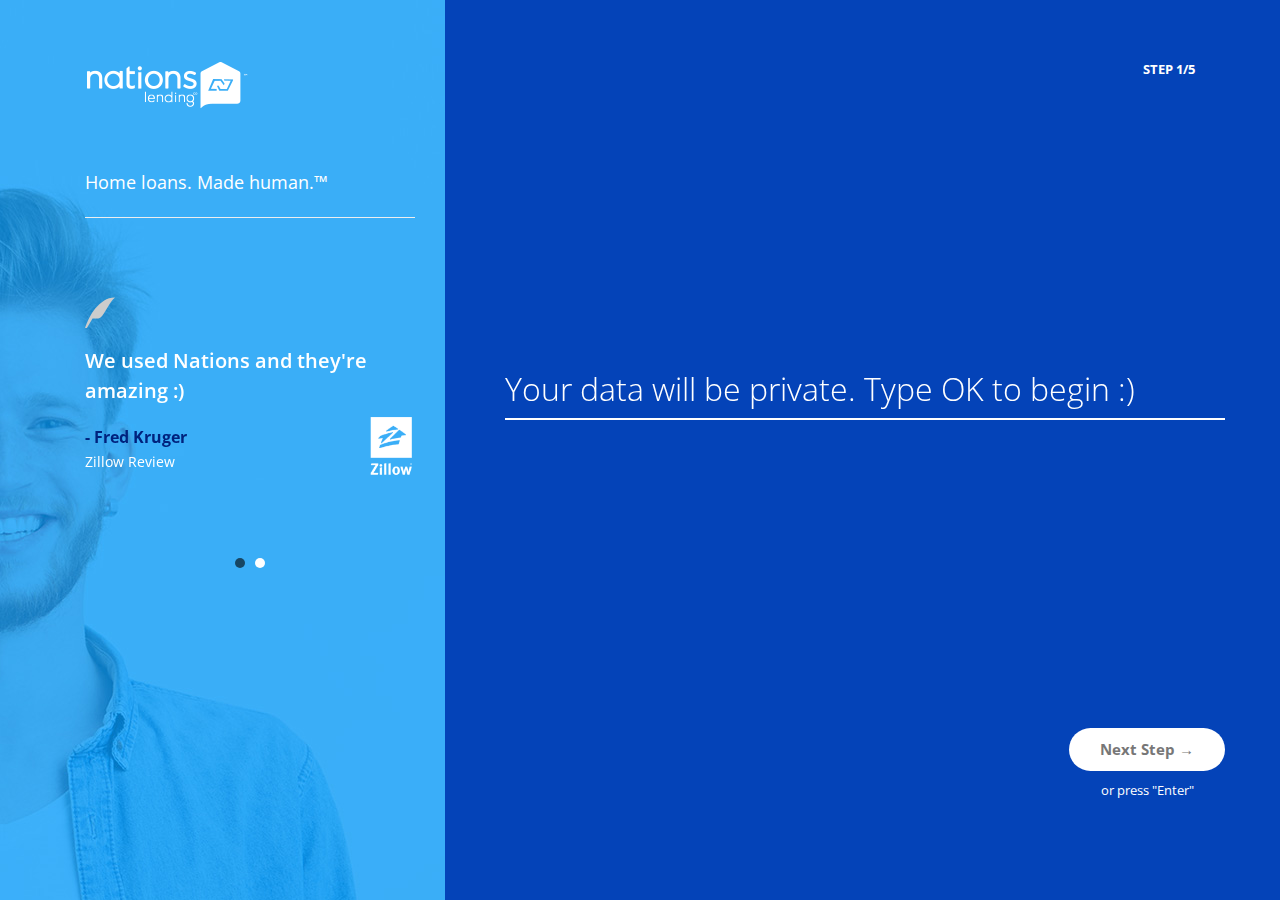
<file: signup/allinone.html>
<!DOCTYPE html>
<html>
    <head>
    <title>Signup Form</title>
    <meta charset="utf-8">
    <meta name="viewport" content="width=device-width, initial-scale=1.0">
    <meta name="description" content="">
    <meta name="author" content="">
    <meta name="keywords" content="">
    <link href="https://fonts.googleapis.com/css?family=Open+Sans:300,400,600,700&amp;subset=latin-ext" rel="stylesheet"/>
    <link rel="stylesheet" href="css/bootstrap.min.css"/>
    <link rel="stylesheet" href="css/jquery.bxslider.min.css"/>
    <link rel="stylesheet" href="css/font.css"/>
    <link rel="stylesheet" href="css/uniform-default.css"/>
    <link rel="stylesheet" href="css/bootstrap-select.css"/>
    <link rel="stylesheet" href="css/sweetalert.css"/>
    <link rel="stylesheet" href="css/style.css"/>
    <!-- HTML5 shim and Respond.js for IE8 support of HTML5 elements and media queries -->
    <!--[if lt IE 9]>
      <script src="https://oss.maxcdn.com/html5shiv/3.7.2/html5shiv.min.js"></script>
      <script src="https://oss.maxcdn.com/respond/1.4.2/respond.min.js"></script>
    <![endif]-->
</head>
<body class="body-darkblue">
<div class="tuna-loader-container">
    <div class="tuna-loader"></div>
</div>
<div class='tuna-signup-container tuna-darkblue'>
    <div class='container'>
        <div class="row">
            <div class='tuna-signup-left col-md-4 col-sm-4'>
                <img class='tuna-signup-logo' src='images/tuna-logo-white.png' alt="logo"/>
                <br/>
				<br/>
				<br/>
				<p>Home loans. Made human.™</p>
                <p class="tuna-trial"></p>
                <hr/>
                <div class="tuna-slider-container">
                    <ul class="tuna-slider">
                        <li class='tuna-signup-testimonial'>
                            <i class="icon icon-quill"></i>
                            <p>We used Nations and they're amazing :)</p>
                            <img src='images/testimonials/logo1.png' alt=""/>
                            <b>- Fred Kruger<span>Zillow Review</span></b>
                        </li>
                        <li class='tuna-signup-testimonial'>
                            <i class="icon icon-quill"></i>
                            <p>We are using Nations Signup Form, our customers love it and it's amazing :)</p>
                            <img src='images/testimonials/logo1.png' alt=""/>
                            <b>- John Masculer<span>Zillow Review</span></b>
                        </li>
                    </ul>
                </div>
            </div>
            <div class='tuna-signup-right col-md-8 col-sm-8 '>

                <div class='steps-count'>
                    STEP <span class="step-current">1</span>/<span class="step-count"></span>
                </div>

                <div class="tuna-steps">
                    <div class="step step-active" data-step-id='1'>
                        <label class="formLabel" for="tn_name">Your data will be private. Type OK to begin :)</label>
                        <input type="text" class="formInput" id='tn_name' name="tn_name" autocomplete="off" spellcheck="false" />
                        <div class='help-error'><i class="icon icon-warning"></i> Name field is required!</div>
                    </div> 
                    <div class="step" data-step-id='2'>
                        <label class="formLabel" for="tn_email">What is your email?</label>
                        <input type="email" class="formInput" id='tn_email' name="tn_email" autocomplete="off" spellcheck="false" />
                        <div class='help-error'><i class="icon icon-warning"></i> You have entered an invalid e-mail address. Please try again!</div>
                        <div class="help-info">Ex. name@company.com</div>
                    </div> 
                    <div class="step" data-step-id='3'>
                        <label class="formLabel" for="tn_password">Choose your password?</label>
                        <input type="password" class="formInput" id='tn_password' name="tn_password" autocomplete="new-password" spellcheck="false" />
                        <div class='help-error'><i class="icon icon-warning"></i>Password should contain 8 digits at least</div>
                        <div class="help-info">Password should contain 8 digits at least</div>
                    </div> 
                    <div class="step" data-step-id='4'>
                        <label class="formLabel" for="tn_phone">All we need is your Social, to get started :)</label>
                        <input type="tel" class="formInput" id='tn_phone' name="tn_phone" autocomplete="off" spellcheck="false" />
                        <div class='help-error'><i class="icon icon-warning"></i>Please enter a valid 10 digit US phone number without country code</div>
                        <div class="help-info">Ex. 123 23 5555 </div>
                    </div>
                    <div class="step step-confirm " data-step-id='5'>
                        <form action='post' name='signupForm' autocomplete="off" class="form-horizontal">
                            <div class="form-group">
                                <div class="control-label col-md-4">Name</div>
                                <div class="col-md-8">
                                    <div class="input-container">
                                        <input type="text" name="name" autocomplete="off" spellcheck="false" class="form-control" />
                                        <a href="javascript:void(0)" class="editInput">EDIT</a>
                                    </div>
                                </div>
                            </div>
                            <div class="form-group">
                                <div class="control-label col-md-4">Email</div>
                                <div class="col-md-8">
                                    <div class="input-container">
                                        <input type="text" name="email" autocomplete="off" spellcheck="false" class="form-control" />
                                        <a href="javascript:void(0)" class="editInput">EDIT</a>
                                    </div>
                                </div>
                            </div>
                            <div class="form-group">
                                <div class="control-label col-md-4">Password</div>
                                <div class="col-md-8">
                                    <div class="input-container">
                                        <input type="password" name="password" autocomplete="off" spellcheck="false" class="form-control" />
                                        <a href="javascript:void(0)" class="editInput">EDIT</a>
                                        <a href="javascript:void(0)" class="showPass">SHOW</a>
                                    </div>
                                </div>
                            </div>
                            <div class="form-group">
                                <div class="control-label col-md-4">Social Security</div>
                                <div class="col-md-8">
                                    <div class="input-container">
                                        <input type="text" name="phone" autocomplete="off" spellcheck="false" class="form-control" />
                                        <a href="javascript:void(0)" class="editInput">EDIT</a>
                                    </div>
                                </div>
                            </div>
                            <div class="form-group">
                                <div class="col-md-8 col-sm-12 col-md-offset-4 col-sm-offset-0">
                                    <label class="checkbox-inline agreement">
                                        <input id="agreement" name="agreement" type="checkbox"/>I agree to the <a href="#" target="_blank">terms of service</a>.
                                    </label>
                                </div>
                            </div>

                            <div class="step-confirm-buttons">
                                <div>
                                    <a href="javascript:void(0)" class="btn btn-white btn-rounded finishBtn">Ready, Let's Start!</a>
                                    <span>or press "Enter"</span>
                                </div>
                            </div>
                        </form>
                    </div>
                </div>
                <div class='button-container'>
                    <div>
                        <a href="javascript:void(0)" class="btn btn-white btn-rounded nextStep" tabindex="0">Next Step →</a>
                        <span>or press "Enter"</span>
                    </div>
</div>
            </div>
        </div>
    </div>
</div>

<script type="text/javascript" src="js/jquery-3.2.1.min.js"></script>
<script type="text/javascript" src="js/jquery.bxslider.min.js"></script>
<script type="text/javascript" src="js/jquery.uniform.min.js"></script>
<script type="text/javascript" src="js/jquery.mask.min.js"></script>
<script type="text/javascript" src="js/bootstrap-select.min.js"></script>
<script type="text/javascript" src="js/sweetalert.min.js"></script>
<script type="text/javascript" src="js/main.js"></script>
</body>
</html>
</file>
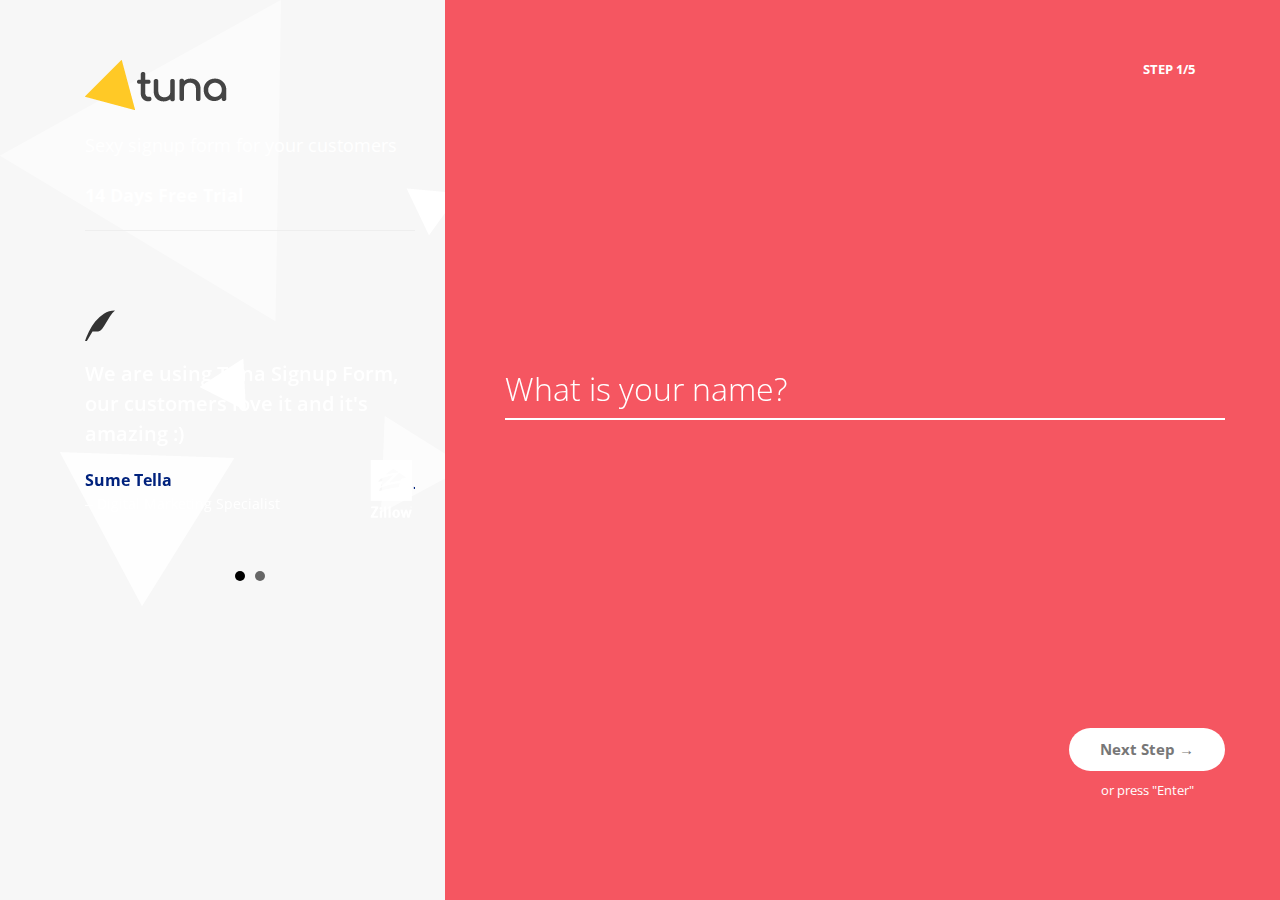
<file: signup/index1.html>
<!DOCTYPE html>
<html>
    <head>
    <title>Signup Form</title>
    <meta charset="utf-8">
    <meta name="viewport" content="width=device-width, initial-scale=1.0">
    <meta name="description" content="">
    <meta name="author" content="">
    <meta name="keywords" content="">
    <link href="https://fonts.googleapis.com/css?family=Open+Sans:300,400,600,700&amp;subset=latin-ext" rel="stylesheet"/>
    
    <link rel="stylesheet" href="css/bootstrap.min.css"/>
    <link rel="stylesheet" href="css/jquery.bxslider.min.css"/>
    <link rel="stylesheet" href="css/font.css"/>
    <link rel="stylesheet" href="css/uniform-default.css"/>
    <link rel="stylesheet" href="css/bootstrap-select.css"/>
    <link rel="stylesheet" href="css/sweetalert.css"/>
    <link rel="stylesheet" href="css/style.css"/>
    
    <!-- HTML5 shim and Respond.js for IE8 support of HTML5 elements and media queries -->
    <!--[if lt IE 9]>
      <script src="https://oss.maxcdn.com/html5shiv/3.7.2/html5shiv.min.js"></script>
      <script src="https://oss.maxcdn.com/respond/1.4.2/respond.min.js"></script>
    <![endif]-->

</head>
<body>
<div class="tuna-loader-container">
    <div class="tuna-loader"></div>
</div>
    
<div class='tuna-signup-container'>
    <div class='container'>
        <div class="row">
            <div class='tuna-signup-left col-md-4 col-sm-4'>
                <img class='tuna-signup-logo' src='images/tuna-logo.png' alt="logo"/>
                <p>Sexy signup form for your customers</p>
                <p class="tuna-trial">14 Days Free Trial</p>
                <hr/>
                <div class="tuna-slider-container">
                    <ul class="tuna-slider">
                        <li class='tuna-signup-testimonial'>
                            <i class="icon icon-quill"></i>
                            <p>We are using Tuna Signup Form, our customers love it and it's amazing :)</p>
                            <img src='images/testimonials/logo1.png' alt=""/>
                            <b>Sume Tella<span>‒ Digital Marketing Specialist</span></b>
                        </li>
                        <li class='tuna-signup-testimonial'>
                            <i class="icon icon-quill"></i>
                            <p>We are using Tuna Signup Form, our customers love it and it's amazing :)</p>
                            <img src='images/testimonials/logo1.png' alt=""/>
                            <b>John Masculer<span>‒ Customer Service Department</span></b>
                        </li>
                    </ul>
                </div>
            </div>
            <div class='tuna-signup-right col-md-8 col-sm-8 '>

                <div class='steps-count'>
                    STEP <span class="step-current">1</span>/<span class="step-count"></span>
                </div>

                <div class="tuna-steps">
                    <div class="step step-active" data-step-id='1'>
                        <label class="formLabel" for="tn_name">What is your name?</label>
                        <input type="text" class="formInput" id='tn_name' name="tn_name" autocomplete="off" spellcheck="false" />
                        <div class='help-error'><i class="icon icon-warning"></i> Name field is required!</div>
                    </div> 
                    <div class="step" data-step-id='2'>
                        <label class="formLabel" for="tn_email">What is your email?</label>
                        <input type="email" class="formInput" id='tn_email' name="tn_email" autocomplete="off" spellcheck="false" />
                        <div class='help-error'><i class="icon icon-warning"></i> You have entered an invalid e-mail address. Please try again!</div>
                        <div class="help-info">Ex. name@company.com</div>
                    </div> 
                    <div class="step" data-step-id='3'>
                        <label class="formLabel" for="tn_password">Choose your password?</label>
                        <input type="password" class="formInput" id='tn_password' name="tn_password" autocomplete="new-password" spellcheck="false" />
                        <div class='help-error'><i class="icon icon-warning"></i>Password should contain 8 digits at least</div>
                        <div class="help-info">Password should contain 8 digits at least</div>
                    </div> 
                    <div class="step" data-step-id='4'>
                        <label class="formLabel" for="tn_phone">What is your phone number?</label>
                        <input type="tel" class="formInput" id='tn_phone' name="tn_phone" autocomplete="off" spellcheck="false" />
                        <div class='help-error'><i class="icon icon-warning"></i>Please enter a valid 10 digit US phone number without country code</div>
                        <div class="help-info">Ex. 500 123 45 67 </div>
                    </div>
                    <div class="step step-confirm " data-step-id='5'>
                        <form action='post' name='signupForm' autocomplete="off" class="form-horizontal">
                            <div class="form-group">
                                <div class="control-label col-md-4">Name</div>
                                <div class="col-md-8">
                                    <div class="input-container">
                                        <input type="text" name="name" autocomplete="off" spellcheck="false" class="form-control" />
                                        <a href="javascript:void(0)" class="editInput">EDIT</a>
                                    </div>
                                </div>
                            </div>
                            <div class="form-group">
                                <div class="control-label col-md-4">Email</div>
                                <div class="col-md-8">
                                    <div class="input-container">
                                        <input type="text" name="email" autocomplete="off" spellcheck="false" class="form-control" />
                                        <a href="javascript:void(0)" class="editInput">EDIT</a>
                                    </div>
                                </div>
                            </div>
                            <div class="form-group">
                                <div class="control-label col-md-4">Password</div>
                                <div class="col-md-8">
                                    <div class="input-container">
                                        <input type="password" name="password" autocomplete="new-password" spellcheck="false" class="form-control" />
                                        <a href="javascript:void(0)" class="editInput">EDIT</a>
                                        <a href="javascript:void(0)" class="showPass">SHOW</a>
                                    </div>
                                </div>
                            </div>
                            <div class="form-group">
                                <div class="control-label col-md-4">Phone</div>
                                <div class="col-md-8">
                                    <div class="input-container">
                                        <input type="text" name="phone" autocomplete="off" spellcheck="false" class="form-control" />
                                        <a href="javascript:void(0)" class="editInput">EDIT</a>
                                    </div>
                                </div>
                            </div>
                            <div class="form-group">
                                <div class="col-md-8 col-sm-12 col-md-offset-4 col-sm-offset-0">
                                    <label class="checkbox-inline agreement">
                                        <input id="agreement" name="agreement" type="checkbox"/>I agree to the <a href="#" target="_blank">terms of service</a>.
                                    </label>
                                </div>
                            </div>

                            <div class="step-confirm-buttons">
                                <div>
                                    <a href="javascript:void(0)" class="btn btn-white btn-rounded finishBtn">Ready, Let's Start!</a>
                                    <span>or press "Enter"</span>
                                </div>
                            </div>
                        </form>
                    </div>
                </div>
                <div class='button-container'>
                    <div>
                        <a href="javascript:void(0)" class="btn btn-white btn-rounded nextStep" tabindex="0">Next Step →</a>
                        <span>or press "Enter"</span>
                    </div>
                    <a href="javascript:void(0)" class='btn btn-white-transparent btn-rounded prevStep' tabindex="1">← Previous</a>
                </div>
            </div>
        </div>
    </div>
</div>
<script type="text/javascript" src="js/jquery-3.2.1.min.js"></script>
<script type="text/javascript" src="js/jquery.bxslider.min.js"></script>
<script type="text/javascript" src="js/jquery.uniform.min.js"></script>
<script type="text/javascript" src="js/jquery.mask.min.js"></script>
<script type="text/javascript" src="js/bootstrap-select.min.js"></script>
<script type="text/javascript" src="js/sweetalert.min.js"></script>
<script type="text/javascript" src="js/main.js"></script>
</body>
</html>
</file>
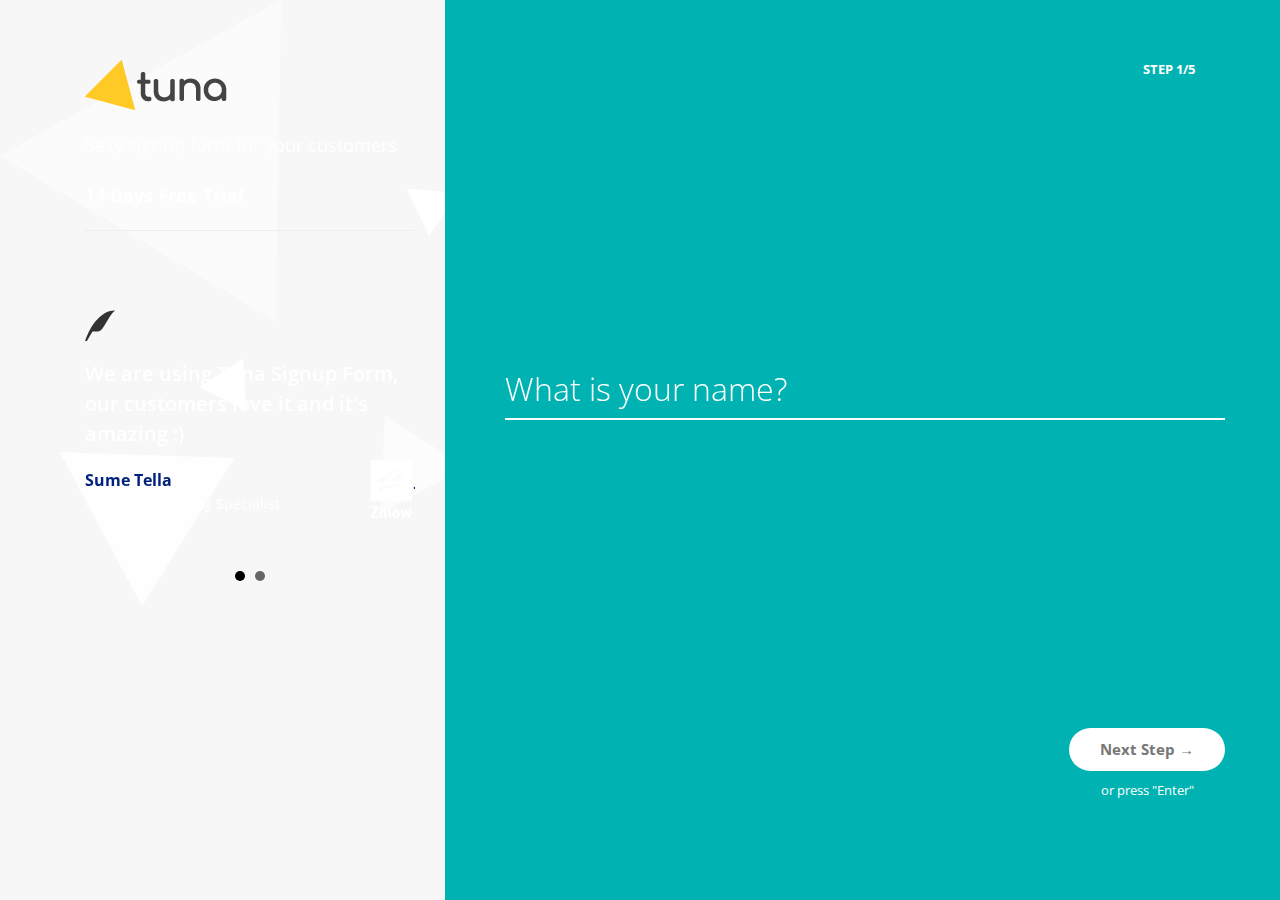
<file: signup/index2.html>
<!DOCTYPE html>
<html>
    <head>
    <title>Signup Form</title>
    <meta charset="utf-8">
    <meta name="viewport" content="width=device-width, initial-scale=1.0">
    <meta name="description" content="">
    <meta name="author" content="">
    <meta name="keywords" content="">
    <link href="https://fonts.googleapis.com/css?family=Open+Sans:300,400,600,700&amp;subset=latin-ext" rel="stylesheet"/>
    <link rel="stylesheet" href="css/bootstrap.min.css"/>
    <link rel="stylesheet" href="css/jquery.bxslider.min.css"/>
    <link rel="stylesheet" href="css/font.css"/>
    <link rel="stylesheet" href="css/uniform-default.css"/>
    <link rel="stylesheet" href="css/bootstrap-select.css"/>
    <link rel="stylesheet" href="css/sweetalert.css"/>
    <link rel="stylesheet" href="css/style.css"/>
    <!-- HTML5 shim and Respond.js for IE8 support of HTML5 elements and media queries -->
    <!--[if lt IE 9]>
      <script src="https://oss.maxcdn.com/html5shiv/3.7.2/html5shiv.min.js"></script>
      <script src="https://oss.maxcdn.com/respond/1.4.2/respond.min.js"></script>
    <![endif]-->
</head>
<body class="body-green">
<div class="tuna-loader-container">
    <div class="tuna-loader"></div>
</div>
<div class='tuna-signup-container tuna-green'>
    <div class='container'>
        <div class="row">
            <div class='tuna-signup-left col-md-4 col-sm-4'>
                <img class='tuna-signup-logo' src='images/tuna-logo.png' alt="logo"/>
                <p>Sexy signup form for your customers</p>
                <p class="tuna-trial">14 Days Free Trial</p>
                <hr/>
                <div class="tuna-slider-container">
                    <ul class="tuna-slider">
                        <li class='tuna-signup-testimonial'>
                            <i class="icon icon-quill"></i>
                            <p>We are using Tuna Signup Form, our customers love it and it's amazing :)</p>
                            <img src='images/testimonials/logo1.png' alt=""/>
                            <b>Sume Tella<span>‒ Digital Marketing Specialist</span></b>
                        </li>
                        <li class='tuna-signup-testimonial'>
                            <i class="icon icon-quill"></i>
                            <p>We are using Tuna Signup Form, our customers love it and it's amazing :)</p>
                            <img src='images/testimonials/logo1.png' alt=""/>
                            <b>John Masculer<span>‒ Customer Service Department</span></b>
                        </li>
                    </ul>
                </div>
            </div>
            <div class='tuna-signup-right col-md-8 col-sm-8 '>

                <div class='steps-count'>
                    STEP <span class="step-current">1</span>/<span class="step-count"></span>
                </div>

                <div class="tuna-steps">
                    <div class="step step-active" data-step-id='1'>
                        <label class="formLabel" for="tn_name">What is your name?</label>
                        <input type="text" class="formInput" id='tn_name' name="tn_name" autocomplete="off" spellcheck="false" />
                        <div class='help-error'><i class="icon icon-warning"></i> Name field is required!</div>
                    </div> 
                    <div class="step" data-step-id='2'>
                        <label class="formLabel" for="tn_email">What is your email?</label>
                        <input type="email" class="formInput" id='tn_email' name="tn_email" autocomplete="off" spellcheck="false" />
                        <div class='help-error'><i class="icon icon-warning"></i> You have entered an invalid e-mail address. Please try again!</div>
                        <div class="help-info">Ex. name@company.com</div>
                    </div> 
                    <div class="step" data-step-id='3'>
                        <label class="formLabel" for="tn_password">Choose your password?</label>
                        <input type="password" class="formInput" id='tn_password' name="tn_password" autocomplete="new-password" spellcheck="false" />
                        <div class='help-error'><i class="icon icon-warning"></i>Password should contain 8 digits at least</div>
                        <div class="help-info">Password should contain 8 digits at least</div>
                    </div> 
                    <div class="step" data-step-id='4'>
                        <label class="formLabel" for="tn_phone">What is your phone number?</label>
                        <input type="tel" class="formInput" id='tn_phone' name="tn_phone" autocomplete="off" spellcheck="false" />
                        <div class='help-error'><i class="icon icon-warning"></i>Please enter a valid 10 digit US phone number without country code</div>
                        <div class="help-info">Ex. 500 123 45 67 </div>
                    </div>
                    <div class="step step-confirm " data-step-id='5'>
                        <form action='post' name='signupForm' autocomplete="off" class="form-horizontal">
                            <div class="form-group">
                                <div class="control-label col-md-4">Name</div>
                                <div class="col-md-8">
                                    <div class="input-container">
                                        <input type="text" name="name" autocomplete="off" spellcheck="false" class="form-control" />
                                        <a href="javascript:void(0)" class="editInput">EDIT</a>
                                    </div>
                                </div>
                            </div>
                            <div class="form-group">
                                <div class="control-label col-md-4">Email</div>
                                <div class="col-md-8">
                                    <div class="input-container">
                                        <input type="text" name="email" autocomplete="off" spellcheck="false" class="form-control" />
                                        <a href="javascript:void(0)" class="editInput">EDIT</a>
                                    </div>
                                </div>
                            </div>
                            <div class="form-group">
                                <div class="control-label col-md-4">Password</div>
                                <div class="col-md-8">
                                    <div class="input-container">
                                        <input type="password" name="password" autocomplete="new-password" spellcheck="false" class="form-control" />
                                        <a href="javascript:void(0)" class="editInput">EDIT</a>
                                        <a href="javascript:void(0)" class="showPass">SHOW</a>
                                    </div>
                                </div>
                            </div>
                            <div class="form-group">
                                <div class="control-label col-md-4">Phone</div>
                                <div class="col-md-8">
                                    <div class="input-container">
                                        <input type="text" name="phone" autocomplete="off" spellcheck="false" class="form-control" />
                                        <a href="javascript:void(0)" class="editInput">EDIT</a>
                                    </div>
                                </div>
                            </div>
                            <div class="form-group">
                                <div class="col-md-8 col-sm-12 col-md-offset-4 col-sm-offset-0">
                                    <label class="checkbox-inline agreement">
                                        <input id="agreement" name="agreement" type="checkbox"/>I agree to the <a href="#" target="_blank">terms of service</a>.
                                    </label>
                                </div>
                            </div>

                            <div class="step-confirm-buttons">
                                <div>
                                    <a href="javascript:void(0)" class="btn btn-white btn-rounded finishBtn">Ready, Let's Start!</a>
                                    <span>or press "Enter"</span>
                                </div>
                            </div>
                        </form>
                    </div>
                </div>
                <div class='button-container'>
                    <div>
                        <a href="javascript:void(0)" class="btn btn-white btn-rounded nextStep" tabindex="0">Next Step →</a>
                        <span>or press "Enter"</span>
                    </div>
                    <a href="javascript:void(0)" class='btn btn-white-transparent btn-rounded prevStep' tabindex="1">← Previous</a>
                </div>
            </div>
        </div>
    </div>
</div>

<script type="text/javascript" src="js/jquery-3.2.1.min.js"></script>
<script type="text/javascript" src="js/jquery.bxslider.min.js"></script>
<script type="text/javascript" src="js/jquery.uniform.min.js"></script>
<script type="text/javascript" src="js/jquery.mask.min.js"></script>
<script type="text/javascript" src="js/bootstrap-select.min.js"></script>
<script type="text/javascript" src="js/sweetalert.min.js"></script>
<script type="text/javascript" src="js/main.js"></script>
</body>
</html>
</file>
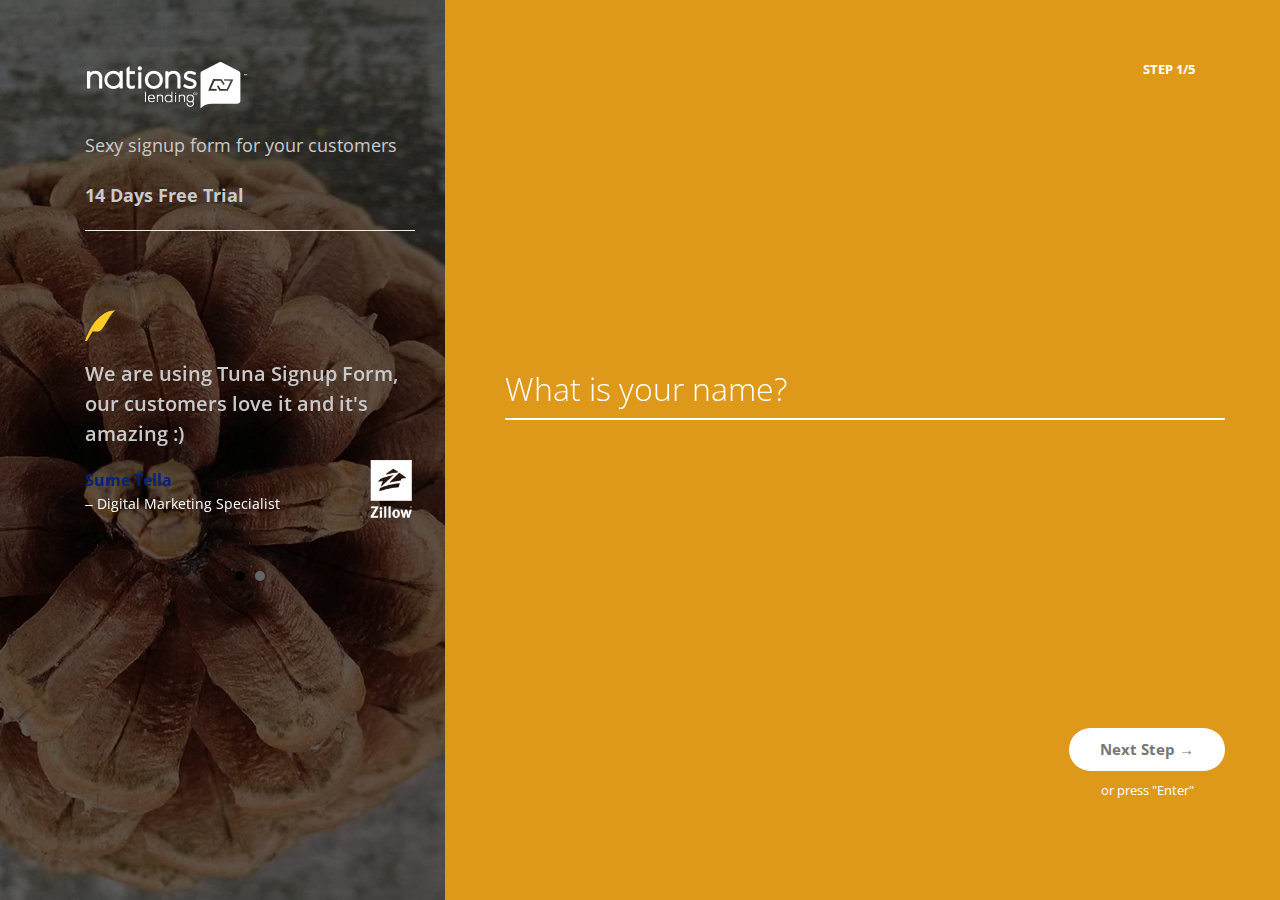
<file: signup/index3.html>
<!DOCTYPE html>
<html>
    <head>
    <title>Signup Form</title>
    <meta charset="utf-8">
    <meta name="viewport" content="width=device-width, initial-scale=1.0">
    <meta name="description" content="">
    <meta name="author" content="">
    <meta name="keywords" content="">
    <link href="https://fonts.googleapis.com/css?family=Open+Sans:300,400,600,700&amp;subset=latin-ext" rel="stylesheet"/>
    <link rel="stylesheet" href="css/bootstrap.min.css"/>
    <link rel="stylesheet" href="css/jquery.bxslider.min.css"/>
    <link rel="stylesheet" href="css/font.css"/>
    <link rel="stylesheet" href="css/uniform-default.css"/>
    <link rel="stylesheet" href="css/bootstrap-select.css"/>
    <link rel="stylesheet" href="css/sweetalert.css"/>
    <link rel="stylesheet" href="css/style.css"/>
    <!-- HTML5 shim and Respond.js for IE8 support of HTML5 elements and media queries -->
    <!--[if lt IE 9]>
      <script src="https://oss.maxcdn.com/html5shiv/3.7.2/html5shiv.min.js"></script>
      <script src="https://oss.maxcdn.com/respond/1.4.2/respond.min.js"></script>
    <![endif]-->
</head>
<body class="body-yellow">
<div class="tuna-loader-container">
    <div class="tuna-loader"></div>
</div>
<div class='tuna-signup-container tuna-yellow'>
    <div class='container'>
        <div class="row">
            <div class='tuna-signup-left col-md-4 col-sm-4'>
                <img class='tuna-signup-logo' src='images/tuna-logo-white.png' alt="logo"/>
                <p>Sexy signup form for your customers</p>
                <p class="tuna-trial">14 Days Free Trial</p>
                <hr/>
                <div class="tuna-slider-container">
                    <ul class="tuna-slider">
                        <li class='tuna-signup-testimonial'>
                            <i class="icon icon-quill"></i>
                            <p>We are using Tuna Signup Form, our customers love it and it's amazing :)</p>
                            <img src='images/testimonials/logo1.png' alt=""/>
                            <b>Sume Tella<span>‒ Digital Marketing Specialist</span></b>
                        </li>
                        <li class='tuna-signup-testimonial'>
                            <i class="icon icon-quill"></i>
                            <p>We are using Tuna Signup Form, our customers love it and it's amazing :)</p>
                            <img src='images/testimonials/logo1.png' alt=""/>
                            <b>John Masculer<span>‒ Customer Service Department</span></b>
                        </li>
                    </ul>
                </div>
            </div>
            <div class='tuna-signup-right col-md-8 col-sm-8 '>

                <div class='steps-count'>
                    STEP <span class="step-current">1</span>/<span class="step-count"></span>
                </div>

                <div class="tuna-steps">
                    <div class="step step-active" data-step-id='1'>
                        <label class="formLabel" for="tn_name">What is your name?</label>
                        <input type="text" class="formInput" id='tn_name' name="tn_name" autocomplete="off" spellcheck="false" />
                        <div class='help-error'><i class="icon icon-warning"></i> Name field is required!</div>
                    </div> 
                    <div class="step" data-step-id='2'>
                        <label class="formLabel" for="tn_email">What is your email?</label>
                        <input type="email" class="formInput" id='tn_email' name="tn_email" autocomplete="off" spellcheck="false" />
                        <div class='help-error'><i class="icon icon-warning"></i> You have entered an invalid e-mail address. Please try again!</div>
                        <div class="help-info">Ex. name@company.com</div>
                    </div> 
                    <div class="step" data-step-id='3'>
                        <label class="formLabel" for="tn_password">Choose your password?</label>
                        <input type="password" class="formInput" id='tn_password' name="tn_password" autocomplete="new-password" spellcheck="false" />
                        <div class='help-error'><i class="icon icon-warning"></i>Password should contain 8 digits at least</div>
                        <div class="help-info">Password should contain 8 digits at least</div>
                    </div> 
                    <div class="step" data-step-id='4'>
                        <label class="formLabel" for="tn_phone">What is your phone number?</label>
                        <input type="tel" class="formInput" id='tn_phone' name="tn_phone" autocomplete="off" spellcheck="false" />
                        <div class='help-error'><i class="icon icon-warning"></i>Please enter a valid 10 digit US phone number without country code</div>
                        <div class="help-info">Ex. 500 123 45 67 </div>
                    </div>
                    <div class="step step-confirm " data-step-id='5'>
                        <form action='post' name='signupForm' autocomplete="off" class="form-horizontal">
                            <div class="form-group">
                                <div class="control-label col-md-4">Name</div>
                                <div class="col-md-8">
                                    <div class="input-container">
                                        <input type="text" name="name" autocomplete="off" spellcheck="false" class="form-control" />
                                        <a href="javascript:void(0)" class="editInput">EDIT</a>
                                    </div>
                                </div>
                            </div>
                            <div class="form-group">
                                <div class="control-label col-md-4">Email</div>
                                <div class="col-md-8">
                                    <div class="input-container">
                                        <input type="text" name="email" autocomplete="off" spellcheck="false" class="form-control" />
                                        <a href="javascript:void(0)" class="editInput">EDIT</a>
                                    </div>
                                </div>
                            </div>
                            <div class="form-group">
                                <div class="control-label col-md-4">Password</div>
                                <div class="col-md-8">
                                    <div class="input-container">
                                        <input type="password" name="password" autocomplete="new-password" spellcheck="false" class="form-control" />
                                        <a href="javascript:void(0)" class="editInput">EDIT</a>
                                        <a href="javascript:void(0)" class="showPass">SHOW</a>
                                    </div>
                                </div>
                            </div>
                            <div class="form-group">
                                <div class="control-label col-md-4">Phone</div>
                                <div class="col-md-8">
                                    <div class="input-container">
                                        <input type="text" name="phone" autocomplete="off" spellcheck="false" class="form-control" />
                                        <a href="javascript:void(0)" class="editInput">EDIT</a>
                                    </div>
                                </div>
                            </div>
                            <div class="form-group">
                                <div class="col-md-8 col-sm-12 col-md-offset-4 col-sm-offset-0">
                                    <label class="checkbox-inline agreement">
                                        <input id="agreement" name="agreement" type="checkbox"/>I agree to the <a href="#" target="_blank">terms of service</a>.
                                    </label>
                                </div>
                            </div>

                            <div class="step-confirm-buttons">
                                <div>
                                    <a href="javascript:void(0)" class="btn btn-white btn-rounded finishBtn">Ready, Let's Start!</a>
                                    <span>or press "Enter"</span>
                                </div>
                            </div>
                        </form>
                    </div>
                </div>
                <div class='button-container'>
                    <div>
                        <a href="javascript:void(0)" class="btn btn-white btn-rounded nextStep" tabindex="0">Next Step →</a>
                        <span>or press "Enter"</span>
                    </div>
                    <a href="javascript:void(0)" class='btn btn-white-transparent btn-rounded prevStep' tabindex="1">← Previous</a>
                </div>
            </div>
        </div>
    </div>
</div>

<script type="text/javascript" src="js/jquery-3.2.1.min.js"></script>
<script type="text/javascript" src="js/jquery.bxslider.min.js"></script>
<script type="text/javascript" src="js/jquery.uniform.min.js"></script>
<script type="text/javascript" src="js/jquery.mask.min.js"></script>
<script type="text/javascript" src="js/bootstrap-select.min.js"></script>
<script type="text/javascript" src="js/sweetalert.min.js"></script>
<script type="text/javascript" src="js/main.js"></script>
</body>
</html>
</file>
<file: signup/css/font.css>
@font-face {
    font-family: 'icomoon';
    src: url('../fonts/IcoMoon.ttf') format('truetype');
    font-weight: normal;
    font-style: normal;
}

.icon {
    /* use !important to prevent issues with browser extensions that change fonts */
    font-family: 'icomoon' !important;
    speak: none;
    font-style: normal;
    font-weight: normal;
    font-variant: normal;
    text-transform: none;
    line-height: 1;
    
    /* Enable Ligatures ================ */
    letter-spacing: 0;
    -webkit-font-feature-settings: "liga";
    -moz-font-feature-settings: "liga=1";
    -moz-font-feature-settings: "liga";
    -ms-font-feature-settings: "liga" 1;
    -o-font-feature-settings: "liga";
    font-feature-settings: "liga";

    /* Better Font Rendering =========== */
    -webkit-font-smoothing: antialiased;
    -moz-osx-font-smoothing: grayscale;
}

.icon-home:before {
    content: "\e900";
}
.icon-home2:before {
    content: "\e901";
}
.icon-home3:before {
    content: "\e902";
}
.icon-office:before {
    content: "\e903";
}
.icon-newspaper:before {
    content: "\e904";
}
.icon-pencil:before {
    content: "\e905";
}
.icon-pencil2:before {
    content: "\e906";
}
.icon-quill:before {
    content: "\e907";
}
.icon-pen:before {
    content: "\e908";
}
.icon-blog:before {
    content: "\e909";
}
.icon-eyedropper:before {
    content: "\e90a";
}
.icon-droplet:before {
    content: "\e90b";
}
.icon-paint-format:before {
    content: "\e90c";
}
.icon-image:before {
    content: "\e90d";
}
.icon-images:before {
    content: "\e90e";
}
.icon-camera:before {
    content: "\e90f";
}
.icon-headphones:before {
    content: "\e910";
}
.icon-music:before {
    content: "\e911";
}
.icon-play:before {
    content: "\e912";
}
.icon-film:before {
    content: "\e913";
}
.icon-video-camera:before {
    content: "\e914";
}
.icon-dice:before {
    content: "\e915";
}
.icon-pacman:before {
    content: "\e916";
}
.icon-spades:before {
    content: "\e917";
}
.icon-clubs:before {
    content: "\e918";
}
.icon-diamonds:before {
    content: "\e919";
}
.icon-bullhorn:before {
    content: "\e91a";
}
.icon-connection:before {
    content: "\e91b";
}
.icon-podcast:before {
    content: "\e91c";
}
.icon-feed:before {
    content: "\e91d";
}
.icon-mic:before {
    content: "\e91e";
}
.icon-book:before {
    content: "\e91f";
}
.icon-books:before {
    content: "\e920";
}
.icon-library:before {
    content: "\e921";
}
.icon-file-text:before {
    content: "\e922";
}
.icon-profile:before {
    content: "\e923";
}
.icon-file-empty:before {
    content: "\e924";
}
.icon-files-empty:before {
    content: "\e925";
}
.icon-file-text2:before {
    content: "\e926";
}
.icon-file-picture:before {
    content: "\e927";
}
.icon-file-music:before {
    content: "\e928";
}
.icon-file-play:before {
    content: "\e929";
}
.icon-file-video:before {
    content: "\e92a";
}
.icon-file-zip:before {
    content: "\e92b";
}
.icon-copy:before {
    content: "\e92c";
}
.icon-paste:before {
    content: "\e92d";
}
.icon-stack:before {
    content: "\e92e";
}
.icon-folder:before {
    content: "\e92f";
}
.icon-folder-open:before {
    content: "\e930";
}
.icon-folder-plus:before {
    content: "\e931";
}
.icon-folder-minus:before {
    content: "\e932";
}
.icon-folder-download:before {
    content: "\e933";
}
.icon-folder-upload:before {
    content: "\e934";
}
.icon-price-tag:before {
    content: "\e935";
}
.icon-price-tags:before {
    content: "\e936";
}
.icon-barcode:before {
    content: "\e937";
}
.icon-qrcode:before {
    content: "\e938";
}
.icon-ticket:before {
    content: "\e939";
}
.icon-cart:before {
    content: "\e93a";
}
.icon-coin-dollar:before {
    content: "\e93b";
}
.icon-coin-euro:before {
    content: "\e93c";
}
.icon-coin-pound:before {
    content: "\e93d";
}
.icon-coin-yen:before {
    content: "\e93e";
}
.icon-credit-card:before {
    content: "\e93f";
}
.icon-calculator:before {
    content: "\e940";
}
.icon-lifebuoy:before {
    content: "\e941";
}
.icon-phone:before {
    content: "\e942";
}
.icon-phone-hang-up:before {
    content: "\e943";
}
.icon-address-book:before {
    content: "\e944";
}
.icon-envelop:before {
    content: "\e945";
}
.icon-pushpin:before {
    content: "\e946";
}
.icon-location:before {
    content: "\e947";
}
.icon-location2:before {
    content: "\e948";
}
.icon-compass:before {
    content: "\e949";
}
.icon-compass2:before {
    content: "\e94a";
}
.icon-map:before {
    content: "\e94b";
}
.icon-map2:before {
    content: "\e94c";
}
.icon-history:before {
    content: "\e94d";
}
.icon-clock:before {
    content: "\e94e";
}
.icon-clock2:before {
    content: "\e94f";
}
.icon-alarm:before {
    content: "\e950";
}
.icon-bell:before {
    content: "\e951";
}
.icon-stopwatch:before {
    content: "\e952";
}
.icon-calendar:before {
    content: "\e953";
}
.icon-printer:before {
    content: "\e954";
}
.icon-keyboard:before {
    content: "\e955";
}
.icon-display:before {
    content: "\e956";
}
.icon-laptop:before {
    content: "\e957";
}
.icon-mobile:before {
    content: "\e958";
}
.icon-mobile2:before {
    content: "\e959";
}
.icon-tablet:before {
    content: "\e95a";
}
.icon-tv:before {
    content: "\e95b";
}
.icon-drawer:before {
    content: "\e95c";
}
.icon-drawer2:before {
    content: "\e95d";
}
.icon-box-add:before {
    content: "\e95e";
}
.icon-box-remove:before {
    content: "\e95f";
}
.icon-download:before {
    content: "\e960";
}
.icon-upload:before {
    content: "\e961";
}
.icon-floppy-disk:before {
    content: "\e962";
}
.icon-drive:before {
    content: "\e963";
}
.icon-database:before {
    content: "\e964";
}
.icon-undo:before {
    content: "\e965";
}
.icon-redo:before {
    content: "\e966";
}
.icon-undo2:before {
    content: "\e967";
}
.icon-redo2:before {
    content: "\e968";
}
.icon-forward:before {
    content: "\e969";
}
.icon-reply:before {
    content: "\e96a";
}
.icon-bubble:before {
    content: "\e96b";
}
.icon-bubbles:before {
    content: "\e96c";
}
.icon-bubbles2:before {
    content: "\e96d";
}
.icon-bubble2:before {
    content: "\e96e";
}
.icon-bubbles3:before {
    content: "\e96f";
}
.icon-bubbles4:before {
    content: "\e970";
}
.icon-user:before {
    content: "\e971";
}
.icon-users:before {
    content: "\e972";
}
.icon-user-plus:before {
    content: "\e973";
}
.icon-user-minus:before {
    content: "\e974";
}
.icon-user-check:before {
    content: "\e975";
}
.icon-user-tie:before {
    content: "\e976";
}
.icon-quotes-left:before {
    content: "\e977";
}
.icon-quotes-right:before {
    content: "\e978";
}
.icon-hour-glass:before {
    content: "\e979";
}
.icon-spinner:before {
    content: "\e97a";
}
.icon-spinner2:before {
    content: "\e97b";
}
.icon-spinner3:before {
    content: "\e97c";
}
.icon-spinner4:before {
    content: "\e97d";
}
.icon-spinner5:before {
    content: "\e97e";
}
.icon-spinner6:before {
    content: "\e97f";
}
.icon-spinner7:before {
    content: "\e980";
}
.icon-spinner8:before {
    content: "\e981";
}
.icon-spinner9:before {
    content: "\e982";
}
.icon-spinner10:before {
    content: "\e983";
}
.icon-spinner11:before {
    content: "\e984";
}
.icon-binoculars:before {
    content: "\e985";
}
.icon-search:before {
    content: "\e986";
}
.icon-zoom-in:before {
    content: "\e987";
}
.icon-zoom-out:before {
    content: "\e988";
}
.icon-enlarge:before {
    content: "\e989";
}
.icon-shrink:before {
    content: "\e98a";
}
.icon-enlarge2:before {
    content: "\e98b";
}
.icon-shrink2:before {
    content: "\e98c";
}
.icon-key:before {
    content: "\e98d";
}
.icon-key2:before {
    content: "\e98e";
}
.icon-lock:before {
    content: "\e98f";
}
.icon-unlocked:before {
    content: "\e990";
}
.icon-wrench:before {
    content: "\e991";
}
.icon-equalizer:before {
    content: "\e992";
}
.icon-equalizer2:before {
    content: "\e993";
}
.icon-cog:before {
    content: "\e994";
}
.icon-cogs:before {
    content: "\e995";
}
.icon-hammer:before {
    content: "\e996";
}
.icon-magic-wand:before {
    content: "\e997";
}
.icon-aid-kit:before {
    content: "\e998";
}
.icon-bug:before {
    content: "\e999";
}
.icon-pie-chart:before {
    content: "\e99a";
}
.icon-stats-dots:before {
    content: "\e99b";
}
.icon-stats-bars:before {
    content: "\e99c";
}
.icon-stats-bars2:before {
    content: "\e99d";
}
.icon-trophy:before {
    content: "\e99e";
}
.icon-gift:before {
    content: "\e99f";
}
.icon-glass:before {
    content: "\e9a0";
}
.icon-glass2:before {
    content: "\e9a1";
}
.icon-mug:before {
    content: "\e9a2";
}
.icon-spoon-knife:before {
    content: "\e9a3";
}
.icon-leaf:before {
    content: "\e9a4";
}
.icon-rocket:before {
    content: "\e9a5";
}
.icon-meter:before {
    content: "\e9a6";
}
.icon-meter2:before {
    content: "\e9a7";
}
.icon-hammer2:before {
    content: "\e9a8";
}
.icon-fire:before {
    content: "\e9a9";
}
.icon-lab:before {
    content: "\e9aa";
}
.icon-magnet:before {
    content: "\e9ab";
}
.icon-bin:before {
    content: "\e9ac";
}
.icon-bin2:before {
    content: "\e9ad";
}
.icon-briefcase:before {
    content: "\e9ae";
}
.icon-airplane:before {
    content: "\e9af";
}
.icon-truck:before {
    content: "\e9b0";
}
.icon-road:before {
    content: "\e9b1";
}
.icon-accessibility:before {
    content: "\e9b2";
}
.icon-target:before {
    content: "\e9b3";
}
.icon-shield:before {
    content: "\e9b4";
}
.icon-power:before {
    content: "\e9b5";
}
.icon-switch:before {
    content: "\e9b6";
}
.icon-power-cord:before {
    content: "\e9b7";
}
.icon-clipboard:before {
    content: "\e9b8";
}
.icon-list-numbered:before {
    content: "\e9b9";
}
.icon-list:before {
    content: "\e9ba";
}
.icon-list2:before {
    content: "\e9bb";
}
.icon-tree:before {
    content: "\e9bc";
}
.icon-menu:before {
    content: "\e9bd";
}
.icon-menu2:before {
    content: "\e9be";
}
.icon-menu3:before {
    content: "\e9bf";
}
.icon-menu4:before {
    content: "\e9c0";
}
.icon-cloud:before {
    content: "\e9c1";
}
.icon-cloud-download:before {
    content: "\e9c2";
}
.icon-cloud-upload:before {
    content: "\e9c3";
}
.icon-cloud-check:before {
    content: "\e9c4";
}
.icon-download2:before {
    content: "\e9c5";
}
.icon-upload2:before {
    content: "\e9c6";
}
.icon-download3:before {
    content: "\e9c7";
}
.icon-upload3:before {
    content: "\e9c8";
}
.icon-sphere:before {
    content: "\e9c9";
}
.icon-earth:before {
    content: "\e9ca";
}
.icon-link:before {
    content: "\e9cb";
}
.icon-flag:before {
    content: "\e9cc";
}
.icon-attachment:before {
    content: "\e9cd";
}
.icon-eye:before {
    content: "\e9ce";
}
.icon-eye-plus:before {
    content: "\e9cf";
}
.icon-eye-minus:before {
    content: "\e9d0";
}
.icon-eye-blocked:before {
    content: "\e9d1";
}
.icon-bookmark:before {
    content: "\e9d2";
}
.icon-bookmarks:before {
    content: "\e9d3";
}
.icon-sun:before {
    content: "\e9d4";
}
.icon-contrast:before {
    content: "\e9d5";
}
.icon-brightness-contrast:before {
    content: "\e9d6";
}
.icon-star-empty:before {
    content: "\e9d7";
}
.icon-star-half:before {
    content: "\e9d8";
}
.icon-star-full:before {
    content: "\e9d9";
}
.icon-heart:before {
    content: "\e9da";
}
.icon-heart-broken:before {
    content: "\e9db";
}
.icon-man:before {
    content: "\e9dc";
}
.icon-woman:before {
    content: "\e9dd";
}
.icon-man-woman:before {
    content: "\e9de";
}
.icon-happy:before {
    content: "\e9df";
}
.icon-happy2:before {
    content: "\e9e0";
}
.icon-smile:before {
    content: "\e9e1";
}
.icon-smile2:before {
    content: "\e9e2";
}
.icon-tongue:before {
    content: "\e9e3";
}
.icon-tongue2:before {
    content: "\e9e4";
}
.icon-sad:before {
    content: "\e9e5";
}
.icon-sad2:before {
    content: "\e9e6";
}
.icon-wink:before {
    content: "\e9e7";
}
.icon-wink2:before {
    content: "\e9e8";
}
.icon-grin:before {
    content: "\e9e9";
}
.icon-grin2:before {
    content: "\e9ea";
}
.icon-cool:before {
    content: "\e9eb";
}
.icon-cool2:before {
    content: "\e9ec";
}
.icon-angry:before {
    content: "\e9ed";
}
.icon-angry2:before {
    content: "\e9ee";
}
.icon-evil:before {
    content: "\e9ef";
}
.icon-evil2:before {
    content: "\e9f0";
}
.icon-shocked:before {
    content: "\e9f1";
}
.icon-shocked2:before {
    content: "\e9f2";
}
.icon-baffled:before {
    content: "\e9f3";
}
.icon-baffled2:before {
    content: "\e9f4";
}
.icon-confused:before {
    content: "\e9f5";
}
.icon-confused2:before {
    content: "\e9f6";
}
.icon-neutral:before {
    content: "\e9f7";
}
.icon-neutral2:before {
    content: "\e9f8";
}
.icon-hipster:before {
    content: "\e9f9";
}
.icon-hipster2:before {
    content: "\e9fa";
}
.icon-wondering:before {
    content: "\e9fb";
}
.icon-wondering2:before {
    content: "\e9fc";
}
.icon-sleepy:before {
    content: "\e9fd";
}
.icon-sleepy2:before {
    content: "\e9fe";
}
.icon-frustrated:before {
    content: "\e9ff";
}
.icon-frustrated2:before {
    content: "\ea00";
}
.icon-crying:before {
    content: "\ea01";
}
.icon-crying2:before {
    content: "\ea02";
}
.icon-point-up:before {
    content: "\ea03";
}
.icon-point-right:before {
    content: "\ea04";
}
.icon-point-down:before {
    content: "\ea05";
}
.icon-point-left:before {
    content: "\ea06";
}
.icon-warning:before {
    content: "\ea07";
}
.icon-notification:before {
    content: "\ea08";
}
.icon-question:before {
    content: "\ea09";
}
.icon-plus:before {
    content: "\ea0a";
}
.icon-minus:before {
    content: "\ea0b";
}
.icon-info:before {
    content: "\ea0c";
}
.icon-cancel-circle:before {
    content: "\ea0d";
}
.icon-blocked:before {
    content: "\ea0e";
}
.icon-cross:before {
    content: "\ea0f";
}
.icon-checkmark:before {
    content: "\ea10";
}
.icon-checkmark2:before {
    content: "\ea11";
}
.icon-spell-check:before {
    content: "\ea12";
}
.icon-enter:before {
    content: "\ea13";
}
.icon-exit:before {
    content: "\ea14";
}
.icon-play2:before {
    content: "\ea15";
}
.icon-pause:before {
    content: "\ea16";
}
.icon-stop:before {
    content: "\ea17";
}
.icon-previous:before {
    content: "\ea18";
}
.icon-next:before {
    content: "\ea19";
}
.icon-backward:before {
    content: "\ea1a";
}
.icon-forward2:before {
    content: "\ea1b";
}
.icon-play3:before {
    content: "\ea1c";
}
.icon-pause2:before {
    content: "\ea1d";
}
.icon-stop2:before {
    content: "\ea1e";
}
.icon-backward2:before {
    content: "\ea1f";
}
.icon-forward3:before {
    content: "\ea20";
}
.icon-first:before {
    content: "\ea21";
}
.icon-last:before {
    content: "\ea22";
}
.icon-previous2:before {
    content: "\ea23";
}
.icon-next2:before {
    content: "\ea24";
}
.icon-eject:before {
    content: "\ea25";
}
.icon-volume-high:before {
    content: "\ea26";
}
.icon-volume-medium:before {
    content: "\ea27";
}
.icon-volume-low:before {
    content: "\ea28";
}
.icon-volume-mute:before {
    content: "\ea29";
}
.icon-volume-mute2:before {
    content: "\ea2a";
}
.icon-volume-increase:before {
    content: "\ea2b";
}
.icon-volume-decrease:before {
    content: "\ea2c";
}
.icon-loop:before {
    content: "\ea2d";
}
.icon-loop2:before {
    content: "\ea2e";
}
.icon-infinite:before {
    content: "\ea2f";
}
.icon-shuffle:before {
    content: "\ea30";
}
.icon-arrow-up-left:before {
    content: "\ea31";
}
.icon-arrow-up:before {
    content: "\ea32";
}
.icon-arrow-up-right:before {
    content: "\ea33";
}
.icon-arrow-right:before {
    content: "\ea34";
}
.icon-arrow-down-right:before {
    content: "\ea35";
}
.icon-arrow-down:before {
    content: "\ea36";
}
.icon-arrow-down-left:before {
    content: "\ea37";
}
.icon-arrow-left:before {
    content: "\ea38";
}
.icon-arrow-up-left2:before {
    content: "\ea39";
}
.icon-arrow-up2:before {
    content: "\ea3a";
}
.icon-arrow-up-right2:before {
    content: "\ea3b";
}
.icon-arrow-right2:before {
    content: "\ea3c";
}
.icon-arrow-down-right2:before {
    content: "\ea3d";
}
.icon-arrow-down2:before {
    content: "\ea3e";
}
.icon-arrow-down-left2:before {
    content: "\ea3f";
}
.icon-arrow-left2:before {
    content: "\ea40";
}
.icon-circle-up:before {
    content: "\ea41";
}
.icon-circle-right:before {
    content: "\ea42";
}
.icon-circle-down:before {
    content: "\ea43";
}
.icon-circle-left:before {
    content: "\ea44";
}
.icon-tab:before {
    content: "\ea45";
}
.icon-move-up:before {
    content: "\ea46";
}
.icon-move-down:before {
    content: "\ea47";
}
.icon-sort-alpha-asc:before {
    content: "\ea48";
}
.icon-sort-alpha-desc:before {
    content: "\ea49";
}
.icon-sort-numeric-asc:before {
    content: "\ea4a";
}
.icon-sort-numberic-desc:before {
    content: "\ea4b";
}
.icon-sort-amount-asc:before {
    content: "\ea4c";
}
.icon-sort-amount-desc:before {
    content: "\ea4d";
}
.icon-command:before {
    content: "\ea4e";
}
.icon-shift:before {
    content: "\ea4f";
}
.icon-ctrl:before {
    content: "\ea50";
}
.icon-opt:before {
    content: "\ea51";
}
.icon-checkbox-checked:before {
    content: "\ea52";
}
.icon-checkbox-unchecked:before {
    content: "\ea53";
}
.icon-radio-checked:before {
    content: "\ea54";
}
.icon-radio-checked2:before {
    content: "\ea55";
}
.icon-radio-unchecked:before {
    content: "\ea56";
}
.icon-crop:before {
    content: "\ea57";
}
.icon-make-group:before {
    content: "\ea58";
}
.icon-ungroup:before {
    content: "\ea59";
}
.icon-scissors:before {
    content: "\ea5a";
}
.icon-filter:before {
    content: "\ea5b";
}
.icon-font:before {
    content: "\ea5c";
}
.icon-ligature:before {
    content: "\ea5d";
}
.icon-ligature2:before {
    content: "\ea5e";
}
.icon-text-height:before {
    content: "\ea5f";
}
.icon-text-width:before {
    content: "\ea60";
}
.icon-font-size:before {
    content: "\ea61";
}
.icon-bold:before {
    content: "\ea62";
}
.icon-underline:before {
    content: "\ea63";
}
.icon-italic:before {
    content: "\ea64";
}
.icon-strikethrough:before {
    content: "\ea65";
}
.icon-omega:before {
    content: "\ea66";
}
.icon-sigma:before {
    content: "\ea67";
}
.icon-page-break:before {
    content: "\ea68";
}
.icon-superscript:before {
    content: "\ea69";
}
.icon-subscript:before {
    content: "\ea6a";
}
.icon-superscript2:before {
    content: "\ea6b";
}
.icon-subscript2:before {
    content: "\ea6c";
}
.icon-text-color:before {
    content: "\ea6d";
}
.icon-pagebreak:before {
    content: "\ea6e";
}
.icon-clear-formatting:before {
    content: "\ea6f";
}
.icon-table:before {
    content: "\ea70";
}
.icon-table2:before {
    content: "\ea71";
}
.icon-insert-template:before {
    content: "\ea72";
}
.icon-pilcrow:before {
    content: "\ea73";
}
.icon-ltr:before {
    content: "\ea74";
}
.icon-rtl:before {
    content: "\ea75";
}
.icon-section:before {
    content: "\ea76";
}
.icon-paragraph-left:before {
    content: "\ea77";
}
.icon-paragraph-center:before {
    content: "\ea78";
}
.icon-paragraph-right:before {
    content: "\ea79";
}
.icon-paragraph-justify:before {
    content: "\ea7a";
}
.icon-indent-increase:before {
    content: "\ea7b";
}
.icon-indent-decrease:before {
    content: "\ea7c";
}
.icon-share:before {
    content: "\ea7d";
}
.icon-new-tab:before {
    content: "\ea7e";
}
.icon-embed:before {
    content: "\ea7f";
}
.icon-embed2:before {
    content: "\ea80";
}
.icon-terminal:before {
    content: "\ea81";
}
.icon-share2:before {
    content: "\ea82";
}
.icon-mail:before {
    content: "\ea83";
}
.icon-mail2:before {
    content: "\ea84";
}
.icon-mail3:before {
    content: "\ea85";
}
.icon-mail4:before {
    content: "\ea86";
}
.icon-amazon:before {
    content: "\ea87";
}
.icon-google:before {
    content: "\ea88";
}
.icon-google2:before {
    content: "\ea89";
}
.icon-google3:before {
    content: "\ea8a";
}
.icon-google-plus:before {
    content: "\ea8b";
}
.icon-google-plus2:before {
    content: "\ea8c";
}
.icon-google-plus3:before {
    content: "\ea8d";
}
.icon-hangouts:before {
    content: "\ea8e";
}
.icon-google-drive:before {
    content: "\ea8f";
}
.icon-facebook:before {
    content: "\ea90";
}
.icon-facebook2:before {
    content: "\ea91";
}
.icon-instagram:before {
    content: "\ea92";
}
.icon-whatsapp:before {
    content: "\ea93";
}
.icon-spotify:before {
    content: "\ea94";
}
.icon-telegram:before {
    content: "\ea95";
}
.icon-twitter:before {
    content: "\ea96";
}
.icon-vine:before {
    content: "\ea97";
}
.icon-vk:before {
    content: "\ea98";
}
.icon-renren:before {
    content: "\ea99";
}
.icon-sina-weibo:before {
    content: "\ea9a";
}
.icon-rss:before {
    content: "\ea9b";
}
.icon-rss2:before {
    content: "\ea9c";
}
.icon-youtube:before {
    content: "\ea9d";
}
.icon-youtube2:before {
    content: "\ea9e";
}
.icon-twitch:before {
    content: "\ea9f";
}
.icon-vimeo:before {
    content: "\eaa0";
}
.icon-vimeo2:before {
    content: "\eaa1";
}
.icon-lanyrd:before {
    content: "\eaa2";
}
.icon-flickr:before {
    content: "\eaa3";
}
.icon-flickr2:before {
    content: "\eaa4";
}
.icon-flickr3:before {
    content: "\eaa5";
}
.icon-flickr4:before {
    content: "\eaa6";
}
.icon-dribbble:before {
    content: "\eaa7";
}
.icon-behance:before {
    content: "\eaa8";
}
.icon-behance2:before {
    content: "\eaa9";
}
.icon-deviantart:before {
    content: "\eaaa";
}
.icon-500px:before {
    content: "\eaab";
}
.icon-steam:before {
    content: "\eaac";
}
.icon-steam2:before {
    content: "\eaad";
}
.icon-dropbox:before {
    content: "\eaae";
}
.icon-onedrive:before {
    content: "\eaaf";
}
.icon-github:before {
    content: "\eab0";
}
.icon-npm:before {
    content: "\eab1";
}
.icon-basecamp:before {
    content: "\eab2";
}
.icon-trello:before {
    content: "\eab3";
}
.icon-wordpress:before {
    content: "\eab4";
}
.icon-joomla:before {
    content: "\eab5";
}
.icon-ello:before {
    content: "\eab6";
}
.icon-blogger:before {
    content: "\eab7";
}
.icon-blogger2:before {
    content: "\eab8";
}
.icon-tumblr:before {
    content: "\eab9";
}
.icon-tumblr2:before {
    content: "\eaba";
}
.icon-yahoo:before {
    content: "\eabb";
}
.icon-yahoo2:before {
    content: "\eabc";
}
.icon-tux:before {
    content: "\eabd";
}
.icon-appleinc:before {
    content: "\eabe";
}
.icon-finder:before {
    content: "\eabf";
}
.icon-android:before {
    content: "\eac0";
}
.icon-windows:before {
    content: "\eac1";
}
.icon-windows8:before {
    content: "\eac2";
}
.icon-soundcloud:before {
    content: "\eac3";
}
.icon-soundcloud2:before {
    content: "\eac4";
}
.icon-skype:before {
    content: "\eac5";
}
.icon-reddit:before {
    content: "\eac6";
}
.icon-hackernews:before {
    content: "\eac7";
}
.icon-wikipedia:before {
    content: "\eac8";
}
.icon-linkedin:before {
    content: "\eac9";
}
.icon-linkedin2:before {
    content: "\eaca";
}
.icon-lastfm:before {
    content: "\eacb";
}
.icon-lastfm2:before {
    content: "\eacc";
}
.icon-delicious:before {
    content: "\eacd";
}
.icon-stumbleupon:before {
    content: "\eace";
}
.icon-stumbleupon2:before {
    content: "\eacf";
}
.icon-stackoverflow:before {
    content: "\ead0";
}
.icon-pinterest:before {
    content: "\ead1";
}
.icon-pinterest2:before {
    content: "\ead2";
}
.icon-xing:before {
    content: "\ead3";
}
.icon-xing2:before {
    content: "\ead4";
}
.icon-flattr:before {
    content: "\ead5";
}
.icon-foursquare:before {
    content: "\ead6";
}
.icon-yelp:before {
    content: "\ead7";
}
.icon-paypal:before {
    content: "\ead8";
}
.icon-chrome:before {
    content: "\ead9";
}
.icon-firefox:before {
    content: "\eada";
}
.icon-IE:before {
    content: "\eadb";
}
.icon-edge:before {
    content: "\eadc";
}
.icon-safari:before {
    content: "\eadd";
}
.icon-opera:before {
    content: "\eade";
}
.icon-file-pdf:before {
    content: "\eadf";
}
.icon-file-openoffice:before {
    content: "\eae0";
}
.icon-file-word:before {
    content: "\eae1";
}
.icon-file-excel:before {
    content: "\eae2";
}
.icon-libreoffice:before {
    content: "\eae3";
}
.icon-html-five:before {
    content: "\eae4";
}
.icon-html-five2:before {
    content: "\eae5";
}
.icon-css3:before {
    content: "\eae6";
}
.icon-git:before {
    content: "\eae7";
}
.icon-codepen:before {
    content: "\eae8";
}
.icon-svg:before {
    content: "\eae9";
}
.icon-IcoMoon:before {
    content: "\eaea";
}
.icon-uni21:before {
    content: "\21";
}
.icon-uni22:before {
    content: "\22";
}
.icon-uni23:before {
    content: "\23";
}
.icon-uni24:before {
    content: "\24";
}
.icon-uni25:before {
    content: "\25";
}
.icon-uni26:before {
    content: "\26";
}
.icon-uni27:before {
    content: "\27";
}
.icon-uni28:before {
    content: "\28";
}
.icon-uni29:before {
    content: "\29";
}
.icon-uni2A:before {
    content: "\2a";
}
.icon-uni2B:before {
    content: "\2b";
}
.icon-uni2C:before {
    content: "\2c";
}
.icon-uni2D:before {
    content: "\2d";
}
.icon-uni2E:before {
    content: "\2e";
}
.icon-uni2F:before {
    content: "\2f";
}
.icon-uni30:before {
    content: "\30";
}
.icon-uni31:before {
    content: "\31";
}
.icon-uni32:before {
    content: "\32";
}
.icon-uni33:before {
    content: "\33";
}
.icon-uni34:before {
    content: "\34";
}
.icon-uni35:before {
    content: "\35";
}
.icon-uni36:before {
    content: "\36";
}
.icon-uni37:before {
    content: "\37";
}
.icon-uni38:before {
    content: "\38";
}
.icon-uni39:before {
    content: "\39";
}
.icon-uni3A:before {
    content: "\3a";
}
.icon-uni3B:before {
    content: "\3b";
}
.icon-uni3C:before {
    content: "\3c";
}
.icon-uni3D:before {
    content: "\3d";
}
.icon-uni3E:before {
    content: "\3e";
}
.icon-uni3F:before {
    content: "\3f";
}
.icon-uni40:before {
    content: "\40";
}
.icon-uni41:before {
    content: "\41";
}
.icon-uni42:before {
    content: "\42";
}
.icon-uni43:before {
    content: "\43";
}
.icon-uni44:before {
    content: "\44";
}
.icon-uni45:before {
    content: "\45";
}
.icon-uni46:before {
    content: "\46";
}
.icon-uni47:before {
    content: "\47";
}
.icon-uni48:before {
    content: "\48";
}
.icon-uni49:before {
    content: "\49";
}
.icon-uni4A:before {
    content: "\4a";
}
.icon-uni4B:before {
    content: "\4b";
}
.icon-uni4C:before {
    content: "\4c";
}
.icon-uni4D:before {
    content: "\4d";
}
.icon-uni4E:before {
    content: "\4e";
}
.icon-uni4F:before {
    content: "\4f";
}
.icon-uni50:before {
    content: "\50";
}
.icon-uni51:before {
    content: "\51";
}
.icon-uni52:before {
    content: "\52";
}
.icon-uni53:before {
    content: "\53";
}
.icon-uni54:before {
    content: "\54";
}
.icon-uni55:before {
    content: "\55";
}
.icon-uni56:before {
    content: "\56";
}
.icon-uni57:before {
    content: "\57";
}
.icon-uni58:before {
    content: "\58";
}
.icon-uni59:before {
    content: "\59";
}
.icon-uni5A:before {
    content: "\5a";
}
.icon-uni5B:before {
    content: "\5b";
}
.icon-uni5C:before {
    content: "\5c";
}
.icon-uni5D:before {
    content: "\5d";
}
.icon-uni5E:before {
    content: "\5e";
}
.icon-uni5F:before {
    content: "\5f";
}
.icon-uni60:before {
    content: "\60";
}
.icon-uni61:before {
    content: "\61";
}
.icon-uni62:before {
    content: "\62";
}
.icon-uni63:before {
    content: "\63";
}
.icon-uni64:before {
    content: "\64";
}
.icon-uni65:before {
    content: "\65";
}
.icon-uni66:before {
    content: "\66";
}
.icon-uni67:before {
    content: "\67";
}
.icon-uni68:before {
    content: "\68";
}
.icon-uni69:before {
    content: "\69";
}
.icon-uni6A:before {
    content: "\6a";
}
.icon-uni6B:before {
    content: "\6b";
}
.icon-uni6C:before {
    content: "\6c";
}
.icon-uni6D:before {
    content: "\6d";
}
.icon-uni6E:before {
    content: "\6e";
}
.icon-uni6F:before {
    content: "\6f";
}
.icon-uni70:before {
    content: "\70";
}
.icon-uni71:before {
    content: "\71";
}
.icon-uni72:before {
    content: "\72";
}
.icon-uni73:before {
    content: "\73";
}
.icon-uni74:before {
    content: "\74";
}
.icon-uni75:before {
    content: "\75";
}
.icon-uni76:before {
    content: "\76";
}
.icon-uni77:before {
    content: "\77";
}
.icon-uni78:before {
    content: "\78";
}
.icon-uni79:before {
    content: "\79";
}
.icon-uni7A:before {
    content: "\7a";
}
.icon-uni7B:before {
    content: "\7b";
}
.icon-uni7C:before {
    content: "\7c";
}
.icon-uni7D:before {
    content: "\7d";
}
.icon-uni7E:before {
    content: "\7e";
}
.icon-uniA9:before {
    content: "\a9";
}
</file>
<file: signup/css/uniform-default.css>
.checker {
    position: relative;
    display: inline-block;
    cursor: pointer;
    vertical-align: middle
}
.checker,
.checker input,
.checker span {
    width: 18px;
    height: 18px
}
.checker span {
    color: #FFF;
    border: 2px solid #FFF;
    display: inline-block;
    text-align: center;
    position: relative;
    border-radius: 2px
}
.checker span:after {
    content: "\ea10";
    font-family: icomoon;
    font-size: 16px;
    color: inherit;
    line-height: 1;
    position: absolute;
    top: -1px;
    left: -1px;
    -webkit-font-smoothing: antialiased;
    -moz-osx-font-smoothing: grayscale;
    opacity: 0;
    -webkit-transform: scale(0);
    -ms-transform: scale(0);
    -o-transform: scale(0);
    transform: scale(0);
    -webkit-transition-duration: .1s;
    transition-duration: .1s
}
.checker span.checked {
    border-color: transparent;
    -webkit-transition-duration: .1s;
    transition-duration: .1s
}
.checker span.checked:after {
    opacity: 1;
    -webkit-transform: scale(1);
    -ms-transform: scale(1);
    -o-transform: scale(1);
    transform: scale(1)
}
.checker input[type=checkbox],
.radio input[type=radio] {
    border: none;
    background: 0 0;
    display: -moz-inline-box;
    display: inline-block;
    margin: 0;
    vertical-align: top;
    cursor: pointer;
    position: absolute;
    top: -2px;
    left: -2px;
    z-index: 2;
    opacity: 0
}
.checkbox .checker,
.checkbox-inline .checker {
    position: absolute;
    top: 1px;
    left: 0
}
.form-horizontal .checkbox .checker,
.form-horizontal .checkbox-inline .checker {
    top: 10px
}
.checkbox-right .checker {
    left: auto;
    right: 0
}
.checker.disabled {
    opacity: .5
}
.checker.disabled,
.checker.disabled input[type=checkbox] {
    cursor: not-allowed
}
.checkbox-inline:active .checker.disabled span:after,
.checkbox>label:active .checker.disabled span:after {
    opacity: 0
}
.checkbox-inline:active .checker.disabled span.checked:after,
.checkbox>label:active .checker.disabled span.checked:after {
    opacity: 1
}
.checker[class*=border-] span {
    color: inherit
}
.checker[class*=border-] span:not(.checked) {
    border-color: inherit
}


.checker span:after,
.radio span:after {
    -webkit-transition: all ease-in-out .15s;
    -o-transition: all ease-in-out .15s;
    transition: all ease-in-out .15s
}

.checker span {
    -webkit-transition: border-color ease-in-out .15s;
    -o-transition: border-color ease-in-out .15s;
    transition: border-color ease-in-out .15s
}


.radio {
    position: relative;
    display: inline-block;
    cursor: pointer;
    vertical-align: middle;
    border-radius: 100%
}
.radio,
.radio input,
.radio span {
    width: 18px;
    height: 18px;
    margin:0;
}
.radio span {
    border: 2px solid #FFF;
    display: -moz-inline-box;
    display: inline-block;
    border-radius: 100%;
    text-align: center;
    position: relative
}
.radio span:after {
    content: "";
    position: absolute;
    top: 3px;
    left: 3px;
    border: 4px solid;
    border-color: inherit;
    width: 0;
    height: 0;
    border-radius: 100%;
    opacity: 0;
    -webkit-transform: scale(0);
    -ms-transform: scale(0);
    -o-transform: scale(0);
    transform: scale(0)
}
.radio span.checked:after {
    opacity: 1;
    -webkit-transform: scale(1);
    -ms-transform: scale(1);
    -o-transform: scale(1);
    transform: scale(1)
}
.radio .radio,
.radio-inline .radio {
    position: absolute;
    top: 1px;
    left: 0
}
.form-horizontal .radio .radio,
.form-horizontal .radio-inline .radio {
    top: 10px
}
.radio-right .radio {
    left: auto;
    right: 0
}
.radio.active span:after,
.radio-inline:active .radio span:after,
.radio>label:active .radio span:after {
    opacity: .75
}
.radio.disabled {
    opacity: .5
}
.radio.disabled,
.radio.disabled input[type=radio] {
    cursor: not-allowed
}
.radio-inline:active .radio.disabled span:after,
.radio>label:active .radio.disabled span:after {
    opacity: 0
}
.radio-inline:active .radio.disabled span.checked:after,
.radio>label:active .radio.disabled span.checked:after {
    opacity: 1
}
.radio[class*=border-] span {
    border-color: inherit
}
.radio[class*=border-] span:after {
    border-color: inherit
}
</file>
<file: signup/css/sweetalert.css>
body.stop-scrolling {
  height: 100%;
  overflow: hidden; }

.sweet-overlay {
  background-color: black;
  /* IE8 */
  -ms-filter: "progid:DXImageTransform.Microsoft.Alpha(Opacity=40)";
  /* IE8 */
  background-color: rgba(0, 0, 0, 0.4);
  position: fixed;
  left: 0;
  right: 0;
  top: 0;
  bottom: 0;
  display: none;
  z-index: 10000; }

.sweet-alert {
  background-color: white;
  font-family: 'Open Sans', 'Helvetica Neue', Helvetica, Arial, sans-serif;
  width: 478px;
  padding: 17px;
  border-radius: 5px;
  text-align: center;
  position: fixed;
  left: 50%;
  top: 50%;
  margin-left: -256px;
  margin-top: -200px;
  overflow: hidden;
  display: none;
  z-index: 99999; }
  @media all and (max-width: 540px) {
    .sweet-alert {
      width: auto;
      margin-left: 0;
      margin-right: 0;
      left: 15px;
      right: 15px; } }
  .sweet-alert h2 {
    color: #575757;
    font-size: 30px;
    text-align: center;
    font-weight: 600;
    text-transform: none;
    position: relative;
    margin: 25px 0;
    padding: 0;
    line-height: 40px;
    display: block; }
  .sweet-alert p {
    color: #797979;
    font-size: 16px;
    text-align: center;
    font-weight: 300;
    position: relative;
    text-align: inherit;
    float: none;
    margin: 0;
    padding: 0;
    line-height: normal; }
  .sweet-alert fieldset {
    border: none;
    position: relative; }
  .sweet-alert .sa-error-container {
    background-color: #f1f1f1;
    margin-left: -17px;
    margin-right: -17px;
    overflow: hidden;
    padding: 0 10px;
    max-height: 0;
    webkit-transition: padding 0.15s, max-height 0.15s;
    transition: padding 0.15s, max-height 0.15s; }
    .sweet-alert .sa-error-container.show {
      padding: 10px 0;
      max-height: 100px;
      webkit-transition: padding 0.2s, max-height 0.2s;
      transition: padding 0.25s, max-height 0.25s; }
    .sweet-alert .sa-error-container .icon {
      display: inline-block;
      width: 24px;
      height: 24px;
      border-radius: 50%;
      background-color: #ea7d7d;
      color: white;
      line-height: 24px;
      text-align: center;
      margin-right: 3px; }
    .sweet-alert .sa-error-container p {
      display: inline-block; }
  .sweet-alert .sa-input-error {
    position: absolute;
    top: 29px;
    right: 26px;
    width: 20px;
    height: 20px;
    opacity: 0;
    -webkit-transform: scale(0.5);
    transform: scale(0.5);
    -webkit-transform-origin: 50% 50%;
    transform-origin: 50% 50%;
    -webkit-transition: all 0.1s;
    transition: all 0.1s; }
    .sweet-alert .sa-input-error::before, .sweet-alert .sa-input-error::after {
      content: "";
      width: 20px;
      height: 6px;
      background-color: #f06e57;
      border-radius: 3px;
      position: absolute;
      top: 50%;
      margin-top: -4px;
      left: 50%;
      margin-left: -9px; }
    .sweet-alert .sa-input-error::before {
      -webkit-transform: rotate(-45deg);
      transform: rotate(-45deg); }
    .sweet-alert .sa-input-error::after {
      -webkit-transform: rotate(45deg);
      transform: rotate(45deg); }
    .sweet-alert .sa-input-error.show {
      opacity: 1;
      -webkit-transform: scale(1);
      transform: scale(1); }
  .sweet-alert input {
    width: 100%;
    box-sizing: border-box;
    border-radius: 3px;
    border: 1px solid #d7d7d7;
    height: 43px;
    margin-top: 10px;
    margin-bottom: 17px;
    font-size: 18px;
    box-shadow: inset 0px 1px 1px rgba(0, 0, 0, 0.06);
    padding: 0 12px;
    display: none;
    -webkit-transition: all 0.3s;
    transition: all 0.3s; }
    .sweet-alert input:focus {
      outline: none;
      box-shadow: 0px 0px 3px #c4e6f5;
      border: 1px solid #b4dbed; }
      .sweet-alert input:focus::-moz-placeholder {
        transition: opacity 0.3s 0.03s ease;
        opacity: 0.5; }
      .sweet-alert input:focus:-ms-input-placeholder {
        transition: opacity 0.3s 0.03s ease;
        opacity: 0.5; }
      .sweet-alert input:focus::-webkit-input-placeholder {
        transition: opacity 0.3s 0.03s ease;
        opacity: 0.5; }
    .sweet-alert input::-moz-placeholder {
      color: #bdbdbd; }
    .sweet-alert input::-ms-clear {
      display: none; }
    .sweet-alert input:-ms-input-placeholder {
      color: #bdbdbd; }
    .sweet-alert input::-webkit-input-placeholder {
      color: #bdbdbd; }
  .sweet-alert.show-input input {
    display: block; }
  .sweet-alert .sa-confirm-button-container {
    display: inline-block;
    position: relative; }
  .sweet-alert .la-ball-fall {
    position: absolute;
    left: 50%;
    top: 50%;
    margin-left: -27px;
    margin-top: 4px;
    opacity: 0;
    visibility: hidden; }
  .sweet-alert button {
    background-color: #8CD4F5;
    color: white;
    border: none;
    box-shadow: none;
    font-size: 17px;
    font-weight: 500;
    -webkit-border-radius: 4px;
    border-radius: 5px;
    padding: 10px 32px;
    margin: 26px 5px 0 5px;
    cursor: pointer; }
    .sweet-alert button:focus {
      outline: none;
      box-shadow: 0 0 2px rgba(128, 179, 235, 0.5), inset 0 0 0 1px rgba(0, 0, 0, 0.05); }
    .sweet-alert button:hover {
      background-color: #7ecff4; }
    .sweet-alert button:active {
      background-color: #5dc2f1; }
    .sweet-alert button.cancel {
      background-color: #C1C1C1; }
      .sweet-alert button.cancel:hover {
        background-color: #b9b9b9; }
      .sweet-alert button.cancel:active {
        background-color: #a8a8a8; }
      .sweet-alert button.cancel:focus {
        box-shadow: rgba(197, 205, 211, 0.8) 0px 0px 2px, rgba(0, 0, 0, 0.0470588) 0px 0px 0px 1px inset !important; }
    .sweet-alert button[disabled] {
      opacity: .6;
      cursor: default; }
    .sweet-alert button.confirm[disabled] {
      color: transparent; }
      .sweet-alert button.confirm[disabled] ~ .la-ball-fall {
        opacity: 1;
        visibility: visible;
        transition-delay: 0s; }
    .sweet-alert button::-moz-focus-inner {
      border: 0; }
  .sweet-alert[data-has-cancel-button=false] button {
    box-shadow: none !important; }
  .sweet-alert[data-has-confirm-button=false][data-has-cancel-button=false] {
    padding-bottom: 40px; }
  .sweet-alert .sa-icon {
    width: 80px;
    height: 80px;
    border: 4px solid gray;
    -webkit-border-radius: 40px;
    border-radius: 40px;
    border-radius: 50%;
    margin: 20px auto;
    padding: 0;
    position: relative;
    box-sizing: content-box; }
    .sweet-alert .sa-icon.sa-error {
      border-color: #F27474; }
      .sweet-alert .sa-icon.sa-error .sa-x-mark {
        position: relative;
        display: block; }
      .sweet-alert .sa-icon.sa-error .sa-line {
        position: absolute;
        height: 5px;
        width: 47px;
        background-color: #F27474;
        display: block;
        top: 37px;
        border-radius: 2px; }
        .sweet-alert .sa-icon.sa-error .sa-line.sa-left {
          -webkit-transform: rotate(45deg);
          transform: rotate(45deg);
          left: 17px; }
        .sweet-alert .sa-icon.sa-error .sa-line.sa-right {
          -webkit-transform: rotate(-45deg);
          transform: rotate(-45deg);
          right: 16px; }
    .sweet-alert .sa-icon.sa-warning {
      border-color: #F8BB86; }
      .sweet-alert .sa-icon.sa-warning .sa-body {
        position: absolute;
        width: 5px;
        height: 47px;
        left: 50%;
        top: 10px;
        -webkit-border-radius: 2px;
        border-radius: 2px;
        margin-left: -2px;
        background-color: #F8BB86; }
      .sweet-alert .sa-icon.sa-warning .sa-dot {
        position: absolute;
        width: 7px;
        height: 7px;
        -webkit-border-radius: 50%;
        border-radius: 50%;
        margin-left: -3px;
        left: 50%;
        bottom: 10px;
        background-color: #F8BB86; }
    .sweet-alert .sa-icon.sa-info {
      border-color: #C9DAE1; }
      .sweet-alert .sa-icon.sa-info::before {
        content: "";
        position: absolute;
        width: 5px;
        height: 29px;
        left: 50%;
        bottom: 17px;
        border-radius: 2px;
        margin-left: -2px;
        background-color: #C9DAE1; }
      .sweet-alert .sa-icon.sa-info::after {
        content: "";
        position: absolute;
        width: 7px;
        height: 7px;
        border-radius: 50%;
        margin-left: -3px;
        top: 19px;
        background-color: #C9DAE1;
        left: 50%; }
    .sweet-alert .sa-icon.sa-success {
      border-color: #A5DC86; }
      .sweet-alert .sa-icon.sa-success::before, .sweet-alert .sa-icon.sa-success::after {
        content: '';
        -webkit-border-radius: 40px;
        border-radius: 40px;
        border-radius: 50%;
        position: absolute;
        width: 60px;
        height: 120px;
        background: white;
        -webkit-transform: rotate(45deg);
        transform: rotate(45deg); }
      .sweet-alert .sa-icon.sa-success::before {
        -webkit-border-radius: 120px 0 0 120px;
        border-radius: 120px 0 0 120px;
        top: -7px;
        left: -33px;
        -webkit-transform: rotate(-45deg);
        transform: rotate(-45deg);
        -webkit-transform-origin: 60px 60px;
        transform-origin: 60px 60px; }
      .sweet-alert .sa-icon.sa-success::after {
        -webkit-border-radius: 0 120px 120px 0;
        border-radius: 0 120px 120px 0;
        top: -11px;
        left: 30px;
        -webkit-transform: rotate(-45deg);
        transform: rotate(-45deg);
        -webkit-transform-origin: 0px 60px;
        transform-origin: 0px 60px; }
      .sweet-alert .sa-icon.sa-success .sa-placeholder {
        width: 80px;
        height: 80px;
        border: 4px solid rgba(165, 220, 134, 0.2);
        -webkit-border-radius: 40px;
        border-radius: 40px;
        border-radius: 50%;
        box-sizing: content-box;
        position: absolute;
        left: -4px;
        top: -4px;
        z-index: 2; }
      .sweet-alert .sa-icon.sa-success .sa-fix {
        width: 5px;
        height: 90px;
        background-color: white;
        position: absolute;
        left: 28px;
        top: 8px;
        z-index: 1;
        -webkit-transform: rotate(-45deg);
        transform: rotate(-45deg); }
      .sweet-alert .sa-icon.sa-success .sa-line {
        height: 5px;
        background-color: #A5DC86;
        display: block;
        border-radius: 2px;
        position: absolute;
        z-index: 2; }
        .sweet-alert .sa-icon.sa-success .sa-line.sa-tip {
          width: 25px;
          left: 14px;
          top: 46px;
          -webkit-transform: rotate(45deg);
          transform: rotate(45deg); }
        .sweet-alert .sa-icon.sa-success .sa-line.sa-long {
          width: 47px;
          right: 8px;
          top: 38px;
          -webkit-transform: rotate(-45deg);
          transform: rotate(-45deg); }
    .sweet-alert .sa-icon.sa-custom {
      background-size: contain;
      border-radius: 0;
      border: none;
      background-position: center center;
      background-repeat: no-repeat; }

/*
 * Animations
 */
@-webkit-keyframes showSweetAlert {
  0% {
    transform: scale(0.7);
    -webkit-transform: scale(0.7); }
  45% {
    transform: scale(1.05);
    -webkit-transform: scale(1.05); }
  80% {
    transform: scale(0.95);
    -webkit-transform: scale(0.95); }
  100% {
    transform: scale(1);
    -webkit-transform: scale(1); } }

@keyframes showSweetAlert {
  0% {
    transform: scale(0.7);
    -webkit-transform: scale(0.7); }
  45% {
    transform: scale(1.05);
    -webkit-transform: scale(1.05); }
  80% {
    transform: scale(0.95);
    -webkit-transform: scale(0.95); }
  100% {
    transform: scale(1);
    -webkit-transform: scale(1); } }

@-webkit-keyframes hideSweetAlert {
  0% {
    transform: scale(1);
    -webkit-transform: scale(1); }
  100% {
    transform: scale(0.5);
    -webkit-transform: scale(0.5); } }

@keyframes hideSweetAlert {
  0% {
    transform: scale(1);
    -webkit-transform: scale(1); }
  100% {
    transform: scale(0.5);
    -webkit-transform: scale(0.5); } }

@-webkit-keyframes slideFromTop {
  0% {
    top: 0%; }
  100% {
    top: 50%; } }

@keyframes slideFromTop {
  0% {
    top: 0%; }
  100% {
    top: 50%; } }

@-webkit-keyframes slideToTop {
  0% {
    top: 50%; }
  100% {
    top: 0%; } }

@keyframes slideToTop {
  0% {
    top: 50%; }
  100% {
    top: 0%; } }

@-webkit-keyframes slideFromBottom {
  0% {
    top: 70%; }
  100% {
    top: 50%; } }

@keyframes slideFromBottom {
  0% {
    top: 70%; }
  100% {
    top: 50%; } }

@-webkit-keyframes slideToBottom {
  0% {
    top: 50%; }
  100% {
    top: 70%; } }

@keyframes slideToBottom {
  0% {
    top: 50%; }
  100% {
    top: 70%; } }

.showSweetAlert[data-animation=pop] {
  -webkit-animation: showSweetAlert 0.3s;
  animation: showSweetAlert 0.3s; }

.showSweetAlert[data-animation=none] {
  -webkit-animation: none;
  animation: none; }

.showSweetAlert[data-animation=slide-from-top] {
  -webkit-animation: slideFromTop 0.3s;
  animation: slideFromTop 0.3s; }

.showSweetAlert[data-animation=slide-from-bottom] {
  -webkit-animation: slideFromBottom 0.3s;
  animation: slideFromBottom 0.3s; }

.hideSweetAlert[data-animation=pop] {
  -webkit-animation: hideSweetAlert 0.2s;
  animation: hideSweetAlert 0.2s; }

.hideSweetAlert[data-animation=none] {
  -webkit-animation: none;
  animation: none; }

.hideSweetAlert[data-animation=slide-from-top] {
  -webkit-animation: slideToTop 0.4s;
  animation: slideToTop 0.4s; }

.hideSweetAlert[data-animation=slide-from-bottom] {
  -webkit-animation: slideToBottom 0.3s;
  animation: slideToBottom 0.3s; }

@-webkit-keyframes animateSuccessTip {
  0% {
    width: 0;
    left: 1px;
    top: 19px; }
  54% {
    width: 0;
    left: 1px;
    top: 19px; }
  70% {
    width: 50px;
    left: -8px;
    top: 37px; }
  84% {
    width: 17px;
    left: 21px;
    top: 48px; }
  100% {
    width: 25px;
    left: 14px;
    top: 45px; } }

@keyframes animateSuccessTip {
  0% {
    width: 0;
    left: 1px;
    top: 19px; }
  54% {
    width: 0;
    left: 1px;
    top: 19px; }
  70% {
    width: 50px;
    left: -8px;
    top: 37px; }
  84% {
    width: 17px;
    left: 21px;
    top: 48px; }
  100% {
    width: 25px;
    left: 14px;
    top: 45px; } }

@-webkit-keyframes animateSuccessLong {
  0% {
    width: 0;
    right: 46px;
    top: 54px; }
  65% {
    width: 0;
    right: 46px;
    top: 54px; }
  84% {
    width: 55px;
    right: 0px;
    top: 35px; }
  100% {
    width: 47px;
    right: 8px;
    top: 38px; } }

@keyframes animateSuccessLong {
  0% {
    width: 0;
    right: 46px;
    top: 54px; }
  65% {
    width: 0;
    right: 46px;
    top: 54px; }
  84% {
    width: 55px;
    right: 0px;
    top: 35px; }
  100% {
    width: 47px;
    right: 8px;
    top: 38px; } }

@-webkit-keyframes rotatePlaceholder {
  0% {
    transform: rotate(-45deg);
    -webkit-transform: rotate(-45deg); }
  5% {
    transform: rotate(-45deg);
    -webkit-transform: rotate(-45deg); }
  12% {
    transform: rotate(-405deg);
    -webkit-transform: rotate(-405deg); }
  100% {
    transform: rotate(-405deg);
    -webkit-transform: rotate(-405deg); } }

@keyframes rotatePlaceholder {
  0% {
    transform: rotate(-45deg);
    -webkit-transform: rotate(-45deg); }
  5% {
    transform: rotate(-45deg);
    -webkit-transform: rotate(-45deg); }
  12% {
    transform: rotate(-405deg);
    -webkit-transform: rotate(-405deg); }
  100% {
    transform: rotate(-405deg);
    -webkit-transform: rotate(-405deg); } }

.animateSuccessTip {
  -webkit-animation: animateSuccessTip 0.75s;
  animation: animateSuccessTip 0.75s; }

.animateSuccessLong {
  -webkit-animation: animateSuccessLong 0.75s;
  animation: animateSuccessLong 0.75s; }

.sa-icon.sa-success.animate::after {
  -webkit-animation: rotatePlaceholder 4.25s ease-in;
  animation: rotatePlaceholder 4.25s ease-in; }

@-webkit-keyframes animateErrorIcon {
  0% {
    transform: rotateX(100deg);
    -webkit-transform: rotateX(100deg);
    opacity: 0; }
  100% {
    transform: rotateX(0deg);
    -webkit-transform: rotateX(0deg);
    opacity: 1; } }

@keyframes animateErrorIcon {
  0% {
    transform: rotateX(100deg);
    -webkit-transform: rotateX(100deg);
    opacity: 0; }
  100% {
    transform: rotateX(0deg);
    -webkit-transform: rotateX(0deg);
    opacity: 1; } }

.animateErrorIcon {
  -webkit-animation: animateErrorIcon 0.5s;
  animation: animateErrorIcon 0.5s; }

@-webkit-keyframes animateXMark {
  0% {
    transform: scale(0.4);
    -webkit-transform: scale(0.4);
    margin-top: 26px;
    opacity: 0; }
  50% {
    transform: scale(0.4);
    -webkit-transform: scale(0.4);
    margin-top: 26px;
    opacity: 0; }
  80% {
    transform: scale(1.15);
    -webkit-transform: scale(1.15);
    margin-top: -6px; }
  100% {
    transform: scale(1);
    -webkit-transform: scale(1);
    margin-top: 0;
    opacity: 1; } }

@keyframes animateXMark {
  0% {
    transform: scale(0.4);
    -webkit-transform: scale(0.4);
    margin-top: 26px;
    opacity: 0; }
  50% {
    transform: scale(0.4);
    -webkit-transform: scale(0.4);
    margin-top: 26px;
    opacity: 0; }
  80% {
    transform: scale(1.15);
    -webkit-transform: scale(1.15);
    margin-top: -6px; }
  100% {
    transform: scale(1);
    -webkit-transform: scale(1);
    margin-top: 0;
    opacity: 1; } }

.animateXMark {
  -webkit-animation: animateXMark 0.5s;
  animation: animateXMark 0.5s; }

@-webkit-keyframes pulseWarning {
  0% {
    border-color: #F8D486; }
  100% {
    border-color: #F8BB86; } }

@keyframes pulseWarning {
  0% {
    border-color: #F8D486; }
  100% {
    border-color: #F8BB86; } }

.pulseWarning {
  -webkit-animation: pulseWarning 0.75s infinite alternate;
  animation: pulseWarning 0.75s infinite alternate; }

@-webkit-keyframes pulseWarningIns {
  0% {
    background-color: #F8D486; }
  100% {
    background-color: #F8BB86; } }

@keyframes pulseWarningIns {
  0% {
    background-color: #F8D486; }
  100% {
    background-color: #F8BB86; } }

.pulseWarningIns {
  -webkit-animation: pulseWarningIns 0.75s infinite alternate;
  animation: pulseWarningIns 0.75s infinite alternate; }

@-webkit-keyframes rotate-loading {
  0% {
    transform: rotate(0deg); }
  100% {
    transform: rotate(360deg); } }

@keyframes rotate-loading {
  0% {
    transform: rotate(0deg); }
  100% {
    transform: rotate(360deg); } }

/* Internet Explorer 9 has some special quirks that are fixed here */
/* The icons are not animated. */
/* This file is automatically merged into sweet-alert.min.js through Gulp */
/* Error icon */
.sweet-alert .sa-icon.sa-error .sa-line.sa-left {
  -ms-transform: rotate(45deg) \9; }

.sweet-alert .sa-icon.sa-error .sa-line.sa-right {
  -ms-transform: rotate(-45deg) \9; }

/* Success icon */
.sweet-alert .sa-icon.sa-success {
  border-color: transparent\9; }

.sweet-alert .sa-icon.sa-success .sa-line.sa-tip {
  -ms-transform: rotate(45deg) \9; }

.sweet-alert .sa-icon.sa-success .sa-line.sa-long {
  -ms-transform: rotate(-45deg) \9; }

/*!
 * Load Awesome v1.1.0 (http://github.danielcardoso.net/load-awesome/)
 * Copyright 2015 Daniel Cardoso <@DanielCardoso>
 * Licensed under MIT
 */
.la-ball-fall,
.la-ball-fall > div {
  position: relative;
  -webkit-box-sizing: border-box;
  -moz-box-sizing: border-box;
  box-sizing: border-box; }

.la-ball-fall {
  display: block;
  font-size: 0;
  color: #fff; }

.la-ball-fall.la-dark {
  color: #333; }

.la-ball-fall > div {
  display: inline-block;
  float: none;
  background-color: currentColor;
  border: 0 solid currentColor; }

.la-ball-fall {
  width: 54px;
  height: 18px; }

.la-ball-fall > div {
  width: 10px;
  height: 10px;
  margin: 4px;
  border-radius: 100%;
  opacity: 0;
  -webkit-animation: ball-fall 1s ease-in-out infinite;
  -moz-animation: ball-fall 1s ease-in-out infinite;
  -o-animation: ball-fall 1s ease-in-out infinite;
  animation: ball-fall 1s ease-in-out infinite; }

.la-ball-fall > div:nth-child(1) {
  -webkit-animation-delay: -200ms;
  -moz-animation-delay: -200ms;
  -o-animation-delay: -200ms;
  animation-delay: -200ms; }

.la-ball-fall > div:nth-child(2) {
  -webkit-animation-delay: -100ms;
  -moz-animation-delay: -100ms;
  -o-animation-delay: -100ms;
  animation-delay: -100ms; }

.la-ball-fall > div:nth-child(3) {
  -webkit-animation-delay: 0ms;
  -moz-animation-delay: 0ms;
  -o-animation-delay: 0ms;
  animation-delay: 0ms; }

.la-ball-fall.la-sm {
  width: 26px;
  height: 8px; }

.la-ball-fall.la-sm > div {
  width: 4px;
  height: 4px;
  margin: 2px; }

.la-ball-fall.la-2x {
  width: 108px;
  height: 36px; }

.la-ball-fall.la-2x > div {
  width: 20px;
  height: 20px;
  margin: 8px; }

.la-ball-fall.la-3x {
  width: 162px;
  height: 54px; }

.la-ball-fall.la-3x > div {
  width: 30px;
  height: 30px;
  margin: 12px; }

/*
 * Animation
 */
@-webkit-keyframes ball-fall {
  0% {
    opacity: 0;
    -webkit-transform: translateY(-145%);
    transform: translateY(-145%); }
  10% {
    opacity: .5; }
  20% {
    opacity: 1;
    -webkit-transform: translateY(0);
    transform: translateY(0); }
  80% {
    opacity: 1;
    -webkit-transform: translateY(0);
    transform: translateY(0); }
  90% {
    opacity: .5; }
  100% {
    opacity: 0;
    -webkit-transform: translateY(145%);
    transform: translateY(145%); } }

@-moz-keyframes ball-fall {
  0% {
    opacity: 0;
    -moz-transform: translateY(-145%);
    transform: translateY(-145%); }
  10% {
    opacity: .5; }
  20% {
    opacity: 1;
    -moz-transform: translateY(0);
    transform: translateY(0); }
  80% {
    opacity: 1;
    -moz-transform: translateY(0);
    transform: translateY(0); }
  90% {
    opacity: .5; }
  100% {
    opacity: 0;
    -moz-transform: translateY(145%);
    transform: translateY(145%); } }

@-o-keyframes ball-fall {
  0% {
    opacity: 0;
    -o-transform: translateY(-145%);
    transform: translateY(-145%); }
  10% {
    opacity: .5; }
  20% {
    opacity: 1;
    -o-transform: translateY(0);
    transform: translateY(0); }
  80% {
    opacity: 1;
    -o-transform: translateY(0);
    transform: translateY(0); }
  90% {
    opacity: .5; }
  100% {
    opacity: 0;
    -o-transform: translateY(145%);
    transform: translateY(145%); } }

@keyframes ball-fall {
  0% {
    opacity: 0;
    -webkit-transform: translateY(-145%);
    -moz-transform: translateY(-145%);
    -o-transform: translateY(-145%);
    transform: translateY(-145%); }
  10% {
    opacity: .5; }
  20% {
    opacity: 1;
    -webkit-transform: translateY(0);
    -moz-transform: translateY(0);
    -o-transform: translateY(0);
    transform: translateY(0); }
  80% {
    opacity: 1;
    -webkit-transform: translateY(0);
    -moz-transform: translateY(0);
    -o-transform: translateY(0);
    transform: translateY(0); }
  90% {
    opacity: .5; }
  100% {
    opacity: 0;
    -webkit-transform: translateY(145%);
    -moz-transform: translateY(145%);
    -o-transform: translateY(145%);
    transform: translateY(145%); } }
</file>
<file: signup/css/style.css>
/*------------------------------------------------------------------
[Master Stylesheet]

Project:	Tuna Signup Form Wizard
Version:	1.0
Last change:	30/06/17 [first release]
Assigned to:	Wmedya
Primary use:	Signup, Login, Reservation etc. 
-------------------------------------------------------------------*/

/*------------------------------------------------------------------
[Table of contents]

1. Body 
2. Input & Labels
3. Buttons
    4. Loader / .tuna-loader-container
    5. Signup Container / .tuna-signup-container
        5.1. Left Panel / .tuna-signup-left
            5.1.1. Logo / .tuna-signup-logo
            5.1.2. Testimonial Slider / .tuna-slider-container
        5.2. Right Panel / .tuna-signup-right
            5.2.1. Steps Counts / .steps-count
            5.2.2. Steps / .tuna-steps
            5.2.2.1 Step Content / .step
            5.2.2.2 Confirm Step / .step-confirm
            5.2.3. Buttons / .button-container
6. Animations
7. Theme Options
    7.1. Green Theme
    7.2. Yellow Theme
    7.3. Darkblue Theme
8. Responsive Styles
9. Bootstrap Select

-------------------------------------------------------------------*/

/*------------------------------------------------------------------
[1. Body / body]
*/
body {
    font-size: 13px;
    font-family: 'Open Sans', arial, helvetica, sans-serif;
    color: #333;
    background: #f55661;
}

/*------------------------------------------------------------------
[2.Input & Labels ]
*/
.formLabel {
    display: block;
    color: rgba(255, 255, 255, 1);
    position: absolute;
    font-size: 32px;
    line-height: 1.2;
    font-weight: 300;
    transition: all .2s
}
.formLabel.active {
    -webkit-transform: translateY(-140%);
    transform: translateY(-140%);
    font-size: 20px;
}
.formInput {
    background-color: transparent;
    border-top: none;
    border-left: none;
    border-right: none;
    border-bottom: 2px solid rgba(255, 255, 255, 0.7);
    font-size: 32px;
    width: 100%;
    color: #FFF;
    display: block;
}
.formInput:focus {
    outline: none;
    border-bottom: 2px solid #FFF;
    -webkit-transition: border-bottom .5s;
    -moz-transition: border-bottom .5s;
    -ms-transition: border-bottom .5s;
    -o-transition: border-bottom .5s;
    transition: border-bottom .5s;
}
.formInput.input-error {
    border-bottom-color: rgba(0, 0, 0, 0.5);
}
.help-error {
    font-size: 14px;
    font-style: italic;
    color: rgba(0, 0, 0, 0.5);
    font-weight: bold;
    padding: 10px 0;
    display: none;
    text-align: right;
}
.help-error i {
    font-weight: bold;
    font-size: 16px;
    vertical-align: middle;
    float: right;
    margin-left: 20px;
}
.help-info {
    text-align: right;
    font-size: 13px;
    font-style: italic;
    font-weight: 600;
    padding: 10px 0;
}


/*------------------------------------------------------------------
[3. Buttons ]
*/
.btn {
    font-weight: 700;
    font-size: 15px;
}
.btn-rounded {
    border-radius: 30px;
}
.btn-white {
    background: #FFF;
    color: #777;
    padding: 10px 30px !important;
}
.btn-white:hover {
    background: #EEE;
    color: #333;
}
.btn-white-transparent {
    border: 2px solid #FFF;
    background: none;
    color: #FFF;
    padding: 10px 30px !important;
}
.btn-white-transparent:hover {
    background: #FFF;
    color: #777;
}


/*------------------------------------------------------------------
[4. Loader / .tuna-loader-container]
*/
.tuna-loader-container {
    position: fixed;
    top: 0;
    left: 0;
    right: 0;
    bottom: 0;
    overflow: hidden;
    background: #FFF;
    z-index: 1000;
}
.tuna-loader {
    position: absolute;
    top: 50%;
    margin-top: -25px;
    left: 50%;
    margin-left: -25px;
    border: 4px solid #f3f3f3; /* Light grey */
    border-top: 4px solid #3498db; /* Blue */
    border-radius: 50%;
    width: 50px;
    height: 50px;
    animation: spin 1s linear infinite;
}


/*------------------------------------------------------------------
[5. Signup Container / .tuna-signup-container]
*/
.tuna-signup-container {
    display: none;
    position: relative;
    z-index: 0;
    overflow: hidden;
    background: url(../images/backgrounds/bg.png) no-repeat #F7F7F7;
}
.tuna-signup-container:after {
    z-index: -1;
    position: absolute;
    height: 2000px;
    display: block;
    content: '';
    top: 0;
    right: 0;
    width: 40%;
    background: #f55661;
}

/*------------------------------------------------------------------
[5.1 Left Panel / .tuna-signup-left]
*/
.tuna-signup-left {
    padding: 60px 30px 30px;
}
.tuna-signup-left p {
    font-size: 18px;
    line-height: 30px;
    color: #ffffff;
}
.tuna-trial {
    font-size: 18px;
    font-weight: 600;
    margin-top: 20px;
    font-weight: bold;
}

/*------------------------------------------------------------------
[5.1.1. Logo / .tuna-signup-logo]
*/
.tuna-signup-logo {
    margin-bottom: 20px;
}

/*------------------------------------------------------------------
[5.1.2. Testimonial Slider / .tuna-slider-container]
*/
.bx-wrapper {
    background: none;
    border: none;
    box-shadow: none;
}
.tuna-signup-testimonial {
    margin-top: 60px;
    height: 300px;
}
.tuna-signup-testimonial:after {
    clear: both;
    content: '';
    display: block;
}
.tuna-signup-testimonial img {
    height: 60px;
    float: right;
}
.tuna-signup-testimonial b {
    font-size: 16px;
    color: #00227D;
    display: block;
    margin-top: 20px;
}
.tuna-signup-testimonial b span {
    font-size: 14px;
    color: #FFFFFF;
    display: block;
    font-weight: normal;
    margin-top: 3px;
}
.tuna-signup-testimonial i {
    font-size: 30px;
}
.tuna-signup-testimonial p {
    color: #FFFFFF;
    font-weight: 600;
    font-size: 20px;
    margin-top: 15px;
}

/*------------------------------------------------------------------
[5.2. Right Panel / .tuna-signup-right]
*/
.tuna-signup-right {
    color: #FFF;
    background: #f55661;
    position: relative;
    overflow-y: auto;
    padding: 60px 30px 0 0
}

/*------------------------------------------------------------------
[5.2.1 Steps Counts / .steps-count]
*/
.steps-count {
    font-weight: bold;
    font-size: 13px;
    text-align: right;
}

/*------------------------------------------------------------------
[5.2.2 Steps / .tuna-steps]
*/
.tuna-steps .step {
    padding-left: 60px;
    position: absolute;
    width: 100%;
    top: 50%;
    margin-top: -80px;
    opacity: 0;
    visibility: hidden;
    transition: .5s;
    -webkit-transform: translateY(30px);
    transform: translateY(30px);
}
.step.step-active {
    transform: none;
    visibility: visible;
    opacity: 1;
}
.step-hide {
    -webkit-transform: translateY(-50px) !important;
    transform: translateY(-50px) !important;
}
.tuna-steps .step-confirm {
    position: initial;
    top: initial;
    margin-top: 0;
    padding-top: 30px;
    overflow-x: hidden;
    display: none;
}
.tuna-steps .step-confirm.step-active {
    display: block;
}
.step-label { 
    font-size:40px; 
    margin-bottom:20px; 
    font-weight:300; 
    font-size:32px; 
}

.tuna-steps .checkbox-inline, .tuna-steps .radio-inline{
    font-size:16px; 
    font-weight:300;
    padding-left:25px;
    line-height: 20px;
    margin-right: 20px;
    margin-bottom:10px;
}
.checkbox-inline+.checkbox-inline, .radio-inline+.radio-inline { 
    margin-left:0;
}

/*------------------------------------------------------------------
[5.2.2.2 Confirm Step / .step-confirm]
*/
.step-confirm .form-group {
    opacity: 0;
    border-bottom: 1px solid rgba(255, 255, 255, 0.4);
    padding: 20px 0;
}
.step-confirm.step-active .form-group {
    animation: animateInput .3s forwards;
    -webkit-transform: translateY(50px);
    transform: translateY(50px);
}
.step-confirm .form-group:nth-of-type(1) {
    animation-delay: .1s;
}
.step-confirm .form-group:nth-of-type(2) {
    animation-delay: .3s;
}
.step-confirm .form-group:nth-of-type(3) {
    animation-delay: .5s;
}
.step-confirm .form-group:nth-of-type(4) {
    animation-delay: .7s;
}
.step-confirm .form-group:nth-of-type(5) {
    animation-delay: .9s;
}
.step-confirm .control-label {
    text-align: left;
    color: rgba(255, 255, 255, 0.7);
    font-weight: normal;
    font-size: 20px;
}
.step-confirm input {
    box-shadow: none;
    background: none;
    border: none;
    box-shadow: none;
    color: rgba(255, 255, 255, 1);
    font-size: 20px;
    padding: 10px 20px;
    height: auto;
    transition: all .35s ease;
    font-weight: 600;
}
.step-confirm input:hover {} .step-confirm input:focus {
    box-shadow: none;
    background: rgba(255, 255, 255, 0.5);
    color: #333;
}
.step-confirm .input-container {
    position: relative;
}
.step-confirm .input-container>a {
    position: absolute;
    top: 15px;
    right: 0;
    color: #FFF;
    font-weight: bold;
    font-size: 14px;
    color: rgba(255, 255, 255, 0.8)
}
.step-confirm .input-container>a:hover {
    color: rgba(255, 255, 255, 1);
    text-decoration: none;
}
.step-confirm .input-container>a.showPass {
    right: 60px;
}
.step-confirm-buttons {
    text-align: right;
    margin-top: 35px;
}
.step-confirm-buttons a {
    display: block;
    margin-bottom: 10px;
}
.step-confirm-buttons>div {
    display: inline-block;
    text-align: center;
    padding-bottom: 10px;
}
.step-confirm .confirm-input-error,
.step-confirm .confirm-input-error:focus {
    background: #b74950 !important;
    color: #FFF;
}

.step-confirm .bootstrap-select button {
    border-bottom:none;
    font-weight: 600;
    font-size: 20px;
    padding: 10px 20px;
}

.step-confirm .bootstrap-select.btn-group .dropdown-toggle .caret {
    display:none;
}

.agreement {
    font-size: 14px;
}
.agreement a {
    color: #FFF;
    text-decoration: underline;
    font-weight: 600;
}


/*------------------------------------------------------------------
[5.2.3 Buttons / .button-container]
*/
.button-container {
    position: absolute;
    bottom: 100px;
    right: 0;
    text-align: right;
    width: 100%;
}
.button-container>div {
    display: inline-block;
    text-align: center;
    float: right;
    margin-left: 10px;
}
.button-container>div a {
    margin-bottom: 10px;
    display: block;
}
.prevStep {
    outline: none;
    display: none;
}
.button-container a,
.button-container a:hover,
.button-container a:focus,
.button-container a:active,
.button-container a:active:focus {
    outline: none;
}

/*------------------------------------------------------------------
[6. Animations]
*/

.tuna_loading {
  width: 60px;
  height: 60px;
  margin:auto;
  margin-bottom:20px;
  display:block;
}

@keyframes spin {
    0% {
        transform: rotate(0deg);
    }
    100% {
        transform: rotate(360deg);
    }
}

@-webkit-keyframes animateInput {
    0% {
        opacity: 0;
        -webkit-transform: translateY(50px);
        transform: translateY(50px)
    }
    to {
        opacity: 1;
        -webkit-transform: none;
        transform: none
    }
}
@keyframes animateInput {
    0% {
        opacity: 0;
        -webkit-transform: translateY(50px);
        transform: translateY(50px)
    }
    to {
        opacity: 1;
        -webkit-transform: none;
        transform: none
    }
}


/*------------------------------------------------------------------
[7. Theme Options]

[7.1 Green Theme]
*/
.body-green {
    background: #00B2B2;
}
.tuna-green {} .tuna-green .tuna-signup-right {
    background: #00B2B2;
}
.tuna-green:after {
    background: #00B2B2;
}


/*------------------------------------------------------------------
[7.2 Yellow Theme]
*/
.body-yellow {
    background: #DE991A
}
.tuna-yellow {
    background: url(../images/backgrounds/yellow-bg.jpg);
}
.tuna-yellow .tuna-signup-right {
    background: #DE991A;
}
.tuna-yellow:after {
    background: #DE991A;
}
.tuna-yellow .tuna-signup-left p {
    color: #cacaca;
}
.tuna-yellow .tuna-signup-testimonial i {
    color: #ffc926;
}


/*------------------------------------------------------------------
[7.3 DarkBlue Theme]
*/
.body-darkblue {
    background: #0443B8
}
.tuna-darkblue {
    background: url(../images/backgrounds/darkblue-bg.jpg);
}
.tuna-darkblue .tuna-signup-right {
    background: #0443B8;
}
.tuna-darkblue:after {
    background: #0443B8;
}
.tuna-darkblue .tuna-signup-left p {
    color: #fff;
}
.tuna-darkblue .tuna-signup-testimonial i {
    color: #CCC;
}
.tuna-darkblue .bx-wrapper .bx-pager.bx-default-pager a {
    background: #FFF;
}
.tuna-darkblue .bx-wrapper .bx-pager.bx-default-pager a.active,
.tuna-darkblue .bx-wrapper .bx-pager.bx-default-pager a:focus,
.tuna-darkblue .bx-wrapper .bx-pager.bx-default-pager a:hover {
    background: rgba(0, 0, 0, 0.6);
}



/*------------------------------------------------------------------
[8. Responsive Styles]
*/

@media only screen and (max-width: 990px) {
    .tuna-signup-left {
        padding: 60px 15px 30px
    }
    
    .tuna-signup-testimonial { 
        height:360px;  
    }
}
    
@media only screen and (max-width: 760px) {
    .container{
        width:100%;
    }
    
    .tuna-signup-container:after {
        display: none;
    }
    .tuna-signup-left {
        padding: 15px;
    }
    .tuna-signup-left hr {
        display: none;
    }
    .tuna-signup-right {
        min-height: 400px;
        padding: 15px 0;
    }
    .tuna-steps .step {
        padding: 0 15px;
    }
    .steps-count,
    .button-container {
        padding-right: 15px;
    }
    .step-confirm .form-group {
        margin-bottom: 0;
        padding: 10px 0;
    }
    .step-confirm .control-label {
        font-size: 16px;
    }
    .step-confirm input,.step-confirm .bootstrap-select button {
        padding: 6px 15px;
        font-size: 16px;
    }
    
    .button-container { bottom:15px; }
    
    .formLabel,
    .formInput,.step-label {
        font-size: 20px;
    }
}

/*------------------------------------------------------------------
[9. BootStrap Select]
*/
.bootstrap-select.form-control {
    background:none;
    border-radius: 0;
    box-shadow:none;
    height:auto;
}

.bootstrap-select button { 
    border:none;
    background:none;
    color:#FFF;
    border-bottom:2px solid #FFF;
    border-radius: 0;
    box-shadow:none;
    outline: none !important;
    font-size:16px;
    font-weight:300;
}

.bootstrap-select .btn-default:hover, .bootstrap-select.open>.dropdown-toggle.btn-default:hover {
    background:none;
    border-color:#FFF;
    color:#FFF;
    box-shadow:none !important;
}

.btn-group.open .dropdown-toggle
{
    box-shadow: none;
}

.bootstrap-select .btn-default.active, 
.bootstrap-select .btn-default:active, 
.bootstrap-select.open>.dropdown-toggle.btn-default,
.bootstrap-select .btn-default.focus, 
.bootstrap-select  .btn-default:focus{
    background:none;
    outline:none !important;
    border-color:#FFF;
    color:#FFF;
}

.bootstrap-select .dropdown-menu {
    box-shadow:rgba(0, 0, 0, 0.16) 0px 3px 6px, rgba(0, 0, 0, 0.23) 0px 3px 6px;
    background-color:#FFF;
    border-radius:0;
}

.bootstrap-select .dropdown-menu a:focus { 
    outline: none; 
}

.bootstrap-select.btn-group .dropdown-menu li a {
    padding:6px 20px;
}

.bootstrap-select.btn-group .dropdown-menu li.selected a {
    color:#FFF;
    background:#f55661;
}
</file>
